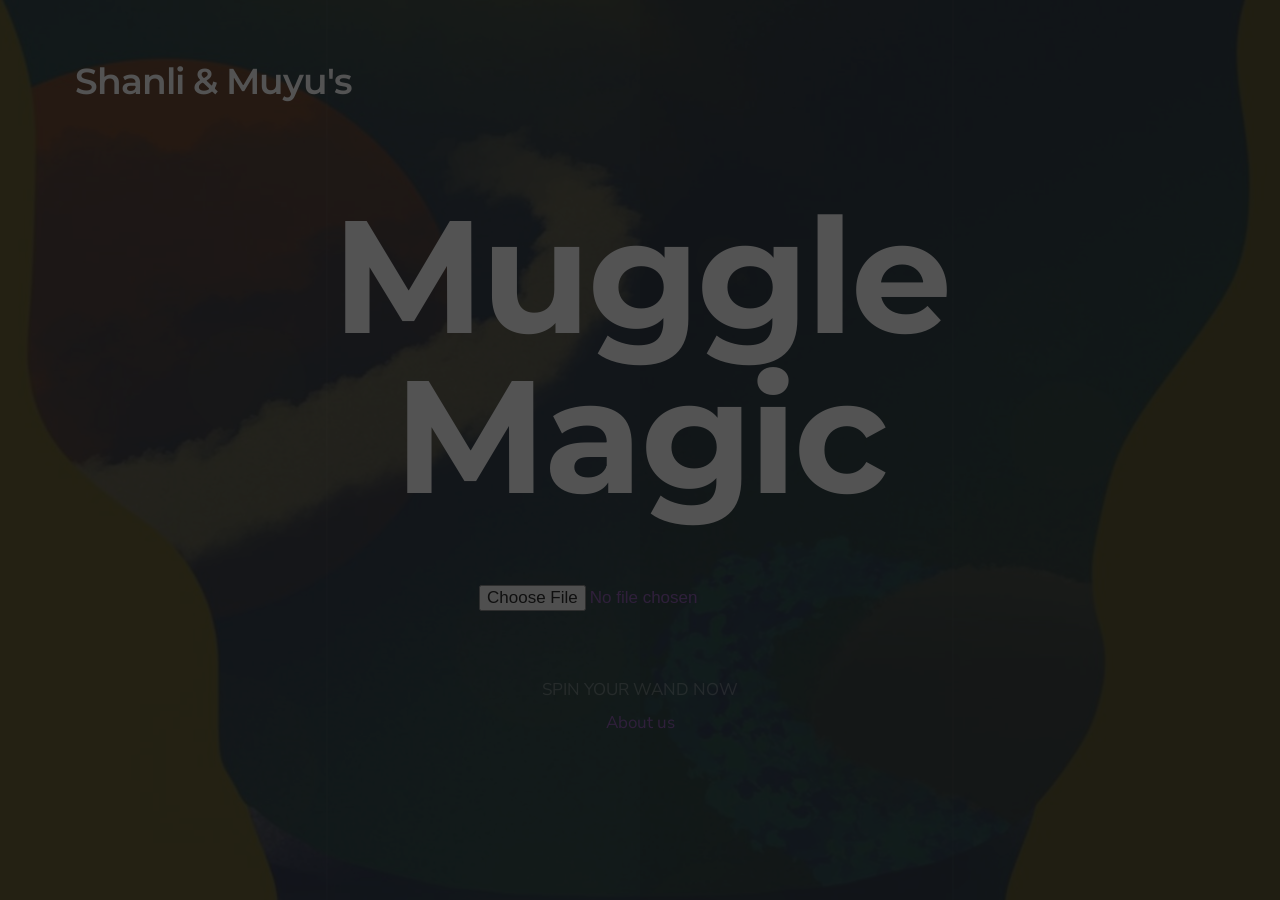
<file: template/index.html>
<!DOCTYPE html>
<html class="no-js" lang="en">
<head>

    <!--- title
    ================================================== -->
    <meta charset="utf-8">
    <title>Muggle Magic</title>

    <!-- mobile specific metas
    ================================================== -->
    <meta name="viewport" content="width=device-width, initial-scale=1">

    <!-- CSS
    ================================================== -->
    <link rel="stylesheet" href="css/base.css">
    <link rel="stylesheet" href="css/vendor.css">
    <link rel="stylesheet" href="css/main.css">

    <!-- script
    ================================================== -->
    <script src="js/modernizr.js"></script>

    <!-- favicons
    ================================================== -->
    <link rel="shortcut icon" href="favicon.ico" type="image/x-icon">
    <link rel="icon" href="favicon.ico" type="image/x-icon">

</head>


<body id="top">
    
    <!-- preloader
    ================================================== -->
    <div id="preloader">
        <div id="loader" class="dots-jump">
            <div></div>
            <div></div>
            <div></div>
        </div>
    </div>

    <!-- header
    ================================================== -->
    <header class="s-header">

        <div class="header-logo">
            <a class="site-logo" href="index.html">
                <h1>
                    Shanli & Muyu's
                </h1>
            </a>
        </div> <!-- end header-logo -->

    </header> <!-- end s-header -->


    <!-- home
    ================================================== -->
    <section id="home" class="s-home page-hero target-section" data-parallax="scroll" data-image-src="images/99.jpg" data-natural-width=3000 data-natural-height=2000 data-position-y=center>

        <div class="grid-overlay">
            <div></div>
        </div>

        <div class="home-content">

            <div class="row home-content__main">

                <h1>
                Muggle Magic
                </h1>
            </br> 
        </br> 
                <body>
                    <form method="POST" enctype="multipart/form-data">
                        <a>
                            <input type="file" id="fileUp">
                        </a>
                    </from>

                </br> </br>   

                        <span class="video-text">SPIN YOUR WAND NOW</span>
                    
                </br>
                    <a href="about.html">About us</a>
                </div>


            </div> <!-- end home-content__main -->

        </div> <!-- end home-content -->

    </section> <!-- end s-home -->


    <!-- Java Script
    ================================================== -->
    <script src="js/jquery-3.2.1.min.js"></script>
    <script src="js/plugins.js"></script>
    <script src="js/main.js"></script>

</body>
</file>
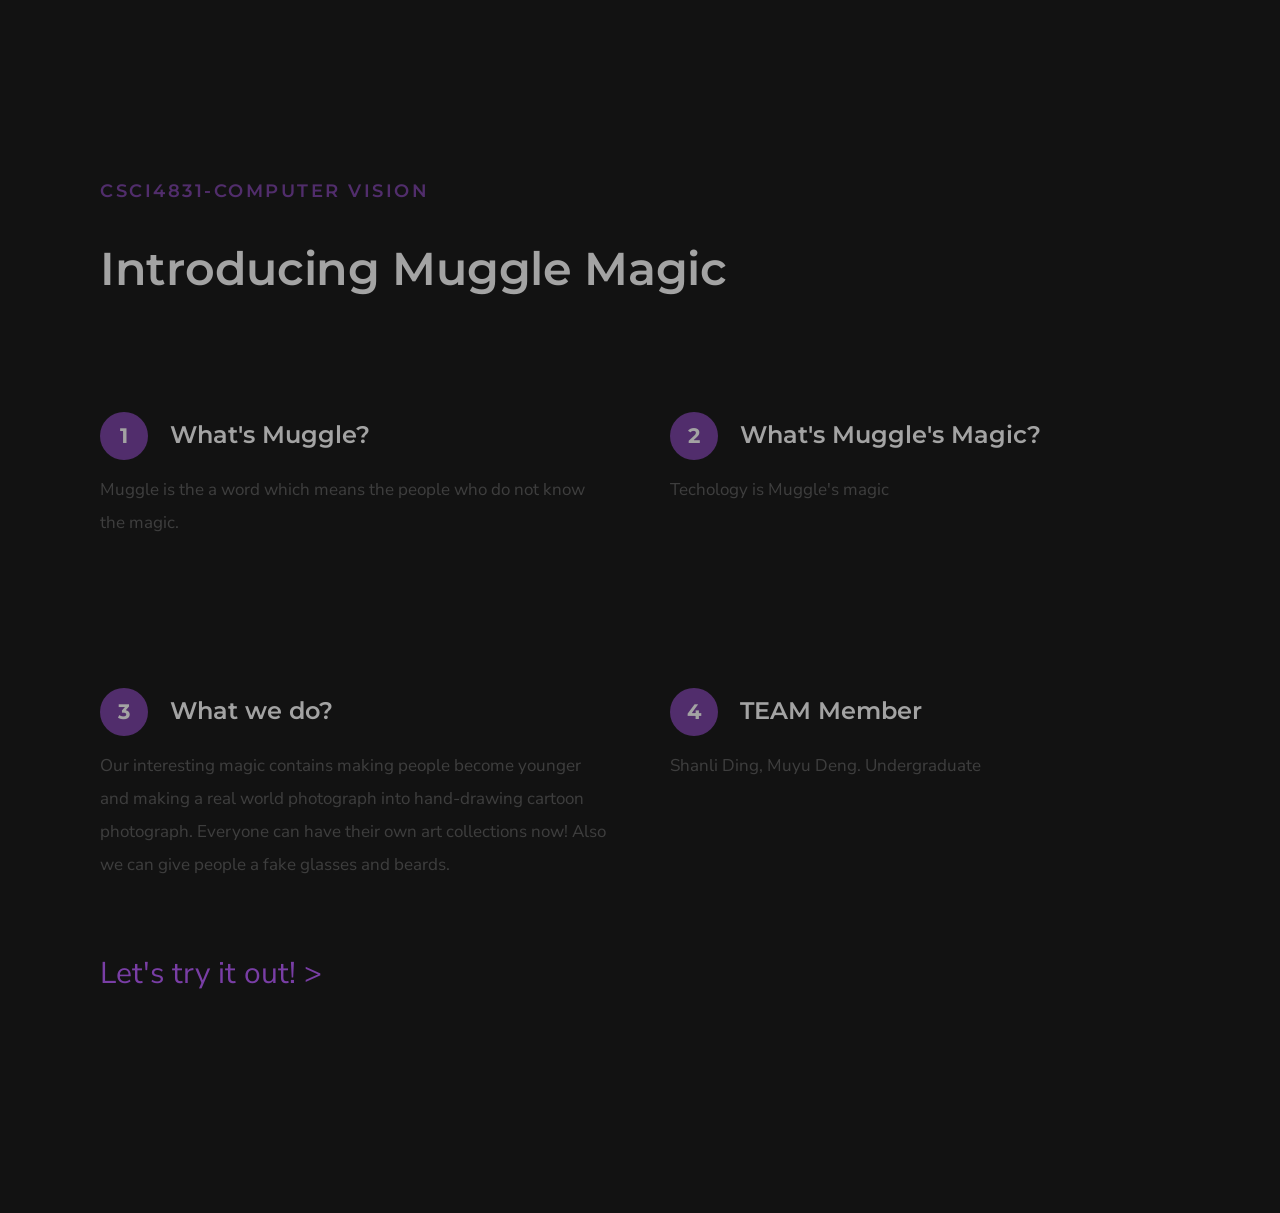
<file: template/about.html>
<!DOCTYPE html>
<html class="no-js" lang="en">
<head>

    <!--- Title
    ================================================== -->
    <meta charset="utf-8">
    <title>About</title>

    <!-- mobile specific metas
    ================================================== -->
    <meta name="viewport" content="width=device-width, initial-scale=1">

    <!-- CSS
    ================================================== -->
    <link rel="stylesheet" href="css/base.css">
    <link rel="stylesheet" href="css/vendor.css">
    <link rel="stylesheet" href="css/main.css">

    <!-- script
    ================================================== -->
    <script src="js/modernizr.js"></script>

    <!-- favicons
    ================================================== -->
    <link rel="shortcut icon" href="favicon.ico" type="image/x-icon">
    <link rel="icon" href="favicon.ico" type="image/x-icon">

</head>


<body id="top">
    
    <!-- preloader
    ================================================== -->
    <div id="preloader">
        <div id="loader" class="dots-jump">
            <div></div>
            <div></div>
            <div></div>
        </div>
    </div>

  
    <!-- about
    ================================================== -->
    <section id="about" class="s-about target-section">

        <div class="row section-header bit-narrow" data-aos="fade-up">
            <div class="col-full">
                <h3 class="subhead">CSCI4831-COMPUTER VISION</h3>
                <h1 class="display-1">
                Introducing Muggle Magic
                </h1>
            </div>
        </div> <!-- end section-header -->

        <div class="row bit-narrow">
                
            <div class="about-process process block-1-2 block-tab-full">

                <div class="col-block item-process" data-aos="fade-up">
                    <div class="item-process__text">
                        <h4 class="item-title">What's Muggle?</h4>
                        <p>
                        Muggle is the a word which means the people who do not know the magic.
                        </p>
                    </div>
                </div>
                <div class="col-block item-process" data-aos="fade-up">
                    <div class="item-process__text">
                        <h4 class="item-title">What's Muggle's Magic?</h4>
                        <p>
                        Techology is Muggle's magic
                        </p>
                    </div>
                </div>
                <div class="col-block item-process" data-aos="fade-up">
                    <div class="item-process__text">
                        <h4 class="item-title">What we do?</h4>
                        <p>
                        Our interesting magic contains making people become younger and making a real world photograph into hand-drawing cartoon photograph. Everyone can have their own art collections now! Also we can give people a fake glasses and beards. 
                        </p>
                        </br>
                        <a href="index.html" style="font-size: 30px">Let's try it out! >  </a>
                    </div>
                </div>
                <div class="col-block item-process" data-aos="fade-up">
                    <div class="item-process__text">
                        <h4 class="item-title">TEAM Member</h4>
                        <p>
                        Shanli Ding, Muyu Deng. Undergraduate
                        </p>
                    </div>
                </div>

            </div> <!-- end process -->

        </div> <!-- end row -->

    </section> <!-- end s-about -->





    </div> <!-- end photoSwipe background -->


    <!-- Java Script
    ================================================== -->
    <script src="js/jquery-3.2.1.min.js"></script>
    <script src="js/plugins.js"></script>
    <script src="js/main.js"></script>

</body>
</file>
<file: template/css/base.css>
/* ===================================================================
 * # imports 
 *
 * ------------------------------------------------------------------- */
@import url("https://fonts.googleapis.com/css?family=Montserrat:400,500,600,700|Nunito+Sans:300,400,400i,600,600i,700,700i");
@import url("micons/micons.css");
@import url("font-awesome/css/fontawesome-all.css");


/* ===================================================================
 * # normalize
 * normalize.css v5.0.0 | MIT License |
 * github.com/necolas/normalize.css
 *
 * ------------------------------------------------------------------- */
html {
  font-family: sans-serif;
  line-height: 1.15;
  -ms-text-size-adjust: 100%;
  -webkit-text-size-adjust: 100%;
}

body {
  margin: 0;
}

article,
aside,
footer,
header,
nav,
section {
  display: block;
}

h1 {
  font-size: 2em;
  margin: 0.67em 0;
}

figcaption,
figure,
main {
  display: block;
}

figure {
  margin: 1em 40px;
}

hr {
  box-sizing: content-box;
  height: 0;
  overflow: visible;
}

pre {
  font-family: monospace, monospace;
  font-size: 1em;
}

a {
  background-color: transparent;
  -webkit-text-decoration-skip: objects;
}

a:active,
a:hover {
  outline-width: 0;
}

abbr[title] {
  border-bottom: none;
  text-decoration: underline;
  text-decoration: underline dotted;
}

b,
strong {
  font-weight: inherit;
}

b,
strong {
  font-weight: bolder;
}

code,
kbd,
samp {
  font-family: monospace, monospace;
  font-size: 1em;
}

dfn {
  font-style: italic;
}

mark {
  background-color: #ff0;
  color: #000;
}

small {
  font-size: 80%;
}

sub,
sup {
  font-size: 75%;
  line-height: 0;
  position: relative;
  vertical-align: baseline;
}

sub {
  bottom: -0.25em;
}

sup {
  top: -0.5em;
}

audio,
video {
  display: inline-block;
}

audio:not([controls]) {
  display: none;
  height: 0;
}

img {
  border-style: none;
}

svg:not(:root) {
  overflow: hidden;
}

button,
input,
optgroup,
select,
textarea {
  font-family: sans-serif;
  font-size: 100%;
  line-height: 1.15;
  margin: 0;
}

button,
input {
  overflow: visible;
}

button,
select {
  text-transform: none;
}

button,
html [type="button"],
[type="reset"],
[type="submit"] {
  -webkit-appearance: button;
}

button::-moz-focus-inner,
[type="button"]::-moz-focus-inner,
[type="reset"]::-moz-focus-inner,
[type="submit"]::-moz-focus-inner {
  border-style: none;
  padding: 0;
}

button:-moz-focusring,
[type="button"]:-moz-focusring,
[type="reset"]:-moz-focusring,
[type="submit"]:-moz-focusring {
  outline: 1px dotted ButtonText;
}

fieldset {
  border: 1px solid #c0c0c0;
  margin: 0 2px;
  padding: 0.35em 0.625em 0.75em;
}

legend {
  box-sizing: border-box;
  color: inherit;
  display: table;
  max-width: 100%;
  padding: 0;
  white-space: normal;
}

progress {
  display: inline-block;
  vertical-align: baseline;
}

textarea {
  overflow: auto;
}

[type="checkbox"],
[type="radio"] {
  box-sizing: border-box;
  padding: 0;
}

[type="number"]::-webkit-inner-spin-button,
[type="number"]::-webkit-outer-spin-button {
  height: auto;
}

[type="search"] {
  -webkit-appearance: textfield;
  outline-offset: -2px;
}

[type="search"]::-webkit-search-cancel-button,
[type="search"]::-webkit-search-decoration {
  -webkit-appearance: none;
}

::-webkit-file-upload-button {
  -webkit-appearance: button;
  font: inherit;
}

details,
menu {
  display: block;
}

summary {
  display: list-item;
}

canvas {
  display: inline-block;
}

template {
  display: none;
}

[hidden] {
  display: none;
}


/* ===================================================================
 * # basic/base setup styles
 *
 * ------------------------------------------------------------------- */
html {
  font-size: 62.5%;
  box-sizing: border-box;
}

*,
*::before,
*::after {
  box-sizing: inherit;
}

body {
  font-weight: normal;
  line-height: 1;
  word-wrap: break-word;
  text-rendering: optimizeLegibility;
  -webkit-overflow-scrolling: touch;
  -webkit-text-size-adjust: none;
}

body,
input,
button {
  -moz-osx-font-smoothing: grayscale;
  -webkit-font-smoothing: antialiased;
}

/* ------------------------------------------------------------------- 
 * ## Media
 * ------------------------------------------------------------------- */
img,
video {
  max-width: 100%;
  height: auto;
}

/* ------------------------------------------------------------------- 
 * ## Typography resets 
 * ------------------------------------------------------------------- */
div, dl, dt, dd, ul, ol, li, h1, h2, h3, h4, h5, h6, pre, form, p, blockquote, th, td {
  margin: 0;
  padding: 0;
}

h1, h2, h3, h4, h5, h6 {
  -webkit-font-smoothing: auto;
  -webkit-font-smoothing: antialiased;
  -webkit-font-variant-ligatures: common-ligatures;
  -moz-font-variant-ligatures: common-ligatures;
  font-variant-ligatures: common-ligatures;
  text-rendering: optimizeLegibility;
}

em,
i {
  font-style: italic;
  line-height: inherit;
}

strong,
b {
  font-weight: bold;
  line-height: inherit;
}

small {
  font-size: 60%;
  line-height: inherit;
}

ol,
ul {
  list-style: none;
}

li {
  display: block;
}

/* ------------------------------------------------------------------- 
 * ## links
 * ------------------------------------------------------------------- */
a {
  text-decoration: none;
  line-height: inherit;
}

a img {
  border: none;
}

/* ------------------------------------------------------------------- 
 * ## inputs
 * ------------------------------------------------------------------- */
fieldset {
  margin: 0;
  padding: 0;
}

input[type="email"],
input[type="number"],
input[type="search"],
input[type="text"],
input[type="tel"],
input[type="url"],
input[type="password"],
textarea {
  -webkit-appearance: none;
  -moz-appearance: none;
  -ms-appearance: none;
  -o-appearance: none;
  appearance: none;
}


/* ===================================================================
 * # grid
 *
 * ------------------------------------------------------------------- */
.row {
  width: 89%;
  max-width: 1200px;
  margin: 0 auto;
}

.row:after {
  content: "";
  display: table;
  clear: both;
}

.row .row {
  width: auto;
  max-width: none;
  margin-left: -20px;
  margin-right: -20px;
}

/* column blocks
 * -------------------------------------- */
[class*="col-"] {
  float: left;
  padding: 0 20px;
}

[class*="col-"] + [class*="col-"].end {
  float: right;
}

.collapse > [class*="col-"],
[class*="col-"].collapse {
  padding: 0;
}

/* column width classes 
 * -------------------------------------- */
.col-one {
  width: 8.33333%;
}

.col-two,
.col-1-6 {
  width: 16.66667%;
}

.col-three,
.col-1-4 {
  width: 25%;
}

.col-four,
.col-1-3 {
  width: 33.33333%;
}

.col-five {
  width: 41.66667%;
}

.col-six,
.col-1-2 {
  width: 50%;
}

.col-seven {
  width: 58.33333%;
}

.col-eight,
.col-2-3 {
  width: 66.66667%;
}

.col-nine,
.col-3-4 {
  width: 75%;
}

.col-ten,
.col-5-6 {
  width: 83.33333%;
}

.col-eleven {
  width: 91.66667%;
}

.col-twelve,
.col-full {
  width: 100%;
}

/* ------------------------------------------------------------------- 
 * ## medium size devices
 * ------------------------------------------------------------------- */
@media only screen and (max-width:1200px) {
  .row .row {
    margin-left: -15px;
    margin-right: -15px;
  }

  [class*="col-"] {
    padding: 0 15px;
  }

  .md-two,
  .md-1-6 {
    width: 16.66667%;
  }

  .md-one {
    width: 8.33333%;
  }

  .md-three,
  .md-1-4 {
    width: 25%;
  }

  .md-four,
  .md-1-3 {
    width: 33.33333%;
  }

  .md-five {
    width: 41.66667%;
  }

  .md-six,
  .md-1-2 {
    width: 50%;
  }

  .md-seven {
    width: 58.33333%;
  }

  .md-eight,
  .md-2-3 {
    width: 66.66667%;
  }

  .md-nine,
  .md-3-4 {
    width: 75%;
  }

  .md-ten,
  .md-5-6 {
    width: 83.33333%;
  }

  .md-eleven {
    width: 91.66667%;
  }

  .md-twelve,
  .md-full {
    width: 100%;
  }

}

/* ------------------------------------------------------------------- 
 * ## tablets
 * ------------------------------------------------------------------- */
@media only screen and (max-width:800px) {
  .row {
    width: 90%;
  }

  .tab-1-4 {
    width: 25%;
  }

  .tab-1-3 {
    width: 33.33333%;
  }

  .tab-1-2 {
    width: 50%;
  }

  .tab-2-3 {
    width: 66.66667%;
  }

  .tab-3-4 {
    width: 75%;
  }

  .tab-full {
    width: 100%;
  }

  .hide-on-tablet {
    display: none;
  }

}

/* ------------------------------------------------------------------- 
 * ## mobile devices
 * ------------------------------------------------------------------- */
@media only screen and (max-width:600px) {
  .row {
    width: auto;
    padding-left: 25px;
    padding-right: 25px;
  }

  .row .row {
    margin-left: -10px;
    margin-right: -10px;
    padding-left: 0;
    padding-right: 0;
  }

  [class*="col-"] {
    padding: 0 10px;
  }

  .mob-1-4 {
    width: 25%;
  }

  .mob-1-3 {
    width: 33.33333%;
  }

  .mob-1-2 {
    width: 50%;
  }

  .mob-2-3 {
    width: 66.66667%;
  }

  .mob-3-4 {
    width: 75%;
  }

  .mob-full {
    width: 100%;
  }

  .hide-on-mobile {
    display: none;
  }

}

/* ------------------------------------------------------------------- 
 * ## small mobile devices
 * ------------------------------------------------------------------- */

/* stack columns on small mobile devices
 * ------------------------------------------------------------------- */
@media only screen and (max-width:400px) {
  .row .row {
    margin-left: 0;
    margin-right: 0;
  }

  [class*="col-"]:not(.col-block) {
    width: 100% !important;
    float: none !important;
    clear: both !important;
    margin-left: 0;
    margin-right: 0;
    padding: 0;
  }

  [class*="col-"] + [class*="col-"].end {
    float: none;
  }

  .stack .col-block {
    width: 100% !important;
    float: none !important;
    clear: both !important;
    margin-left: 0;
    margin-right: 0;
  }

}


/* ===================================================================
 * # block grids
 * ------------------------------------------------------------------- */

/*   Equally-sized columns define at row level
 * ------------------------------------------------------------------- */
[class*="block-"]:after {
  content: "";
  display: table;
  clear: both;
}

.block-1-6 .col-block {
  width: 16.66667%;
}

.block-1-5 .col-block {
  width: 20%;
}

.block-1-4 .col-block {
  width: 25%;
}

.block-1-3 .col-block {
  width: 33.33333%;
}

.block-1-2 .col-block {
  width: 50%;
}

/**
 * Clearing for block grid columns. Allow columns with 
 * different heights to align properly.
 */
.block-1-6 .col-block:nth-child(6n+1),
.block-1-5 .col-block:nth-child(5n+1),
.block-1-4 .col-block:nth-child(4n+1),
.block-1-3 .col-block:nth-child(3n+1),
.block-1-2 .col-block:nth-child(2n+1) {
  clear: both;
}

/* ------------------------------------------------------------------- 
 * ## medium size devices
 * ------------------------------------------------------------------- */
@media only screen and (max-width:1200px) {
  .block-m-1-6 .col-block {
    width: 16.66667%;
  }

  .block-m-1-5 .col-block {
    width: 20%;
  }

  .block-m-1-4 .col-block {
    width: 25%;
  }

  .block-m-1-3 .col-block {
    width: 33.33333%;
  }

  .block-m-1-2 .col-block {
    width: 50%;
  }

  .block-m-full .col-block {
    width: 100%;
    clear: both;
  }

  [class*="block-m-"] .col-block:nth-child(n) {
    clear: none;
  }

  .block-m-1-6 .col-block:nth-child(6n+1),
  .block-m-1-5 .col-block:nth-child(5n+1),
  .block-m-1-4 .col-block:nth-child(4n+1),
  .block-m-1-3 .col-block:nth-child(3n+1),
  .block-m-1-2 .col-block:nth-child(2n+1) {
    clear: both;
  }

}

/* ------------------------------------------------------------------- 
 * ## tablets
 * ------------------------------------------------------------------- */
@media only screen and (max-width:800px) {
  .block-tab-1-6 .col-block {
    width: 16.66667%;
  }

  .block-tab-1-5 .col-block {
    width: 20%;
  }

  .block-tab-1-4 .col-block {
    width: 25%;
  }

  .block-tab-1-3 .col-block {
    width: 33.33333%;
  }

  .block-tab-1-2 .col-block {
    width: 50%;
  }

  .block-tab-full .col-block {
    width: 100%;
    clear: both;
  }

  [class*="block-tab-"] .col-block:nth-child(n) {
    clear: none;
  }

  .block-tab-1-6 .col-block:nth-child(6n+1),
  .block-tab-1-5 .col-block:nth-child(5n+1),
  .block-tab-1-4 .col-block:nth-child(4n+1),
  .block-tab-1-3 .col-block:nth-child(3n+1),
  .block-tab-1-2 .col-block:nth-child(2n+1) {
    clear: both;
  }

}

/* ------------------------------------------------------------------- 
 * ## mobile devices
 * ------------------------------------------------------------------- */
@media only screen and (max-width:600px) {
  .block-mob-1-6 .col-block {
    width: 16.66667%;
  }

  .block-mob-1-5 .col-block {
    width: 20%;
  }

  .block-mob-1-4 .col-block {
    width: 25%;
  }

  .block-mob-1-3 .col-block {
    width: 33.33333%;
  }

  .block-mob-1-2 .col-block {
    width: 50%;
  }

  .block-mob-full .col-block {
    width: 100%;
    clear: both;
  }

  [class*="block-mob-"] .col-block:nth-child(n) {
    clear: none;
  }

  .block-mob-1-6 .col-block:nth-child(6n+1),
  .block-mob-1-5 .col-block:nth-child(5n+1),
  .block-mob-1-4 .col-block:nth-child(4n+1),
  .block-mob-1-3 .col-block:nth-child(3n+1),
  .block-mob-1-2 .col-block:nth-child(2n+1) {
    clear: both;
  }

}


/* ===================================================================
 * # MISC
 *
 * ------------------------------------------------------------------- */
.group:after {
  content: "";
  display: table;
  clear: both;
}

/* Misc Helper Styles
 * -------------------------------------- */
.is-hidden {
  display: none;
}

.is-invisible {
  visibility: hidden;
}

.antialiased {
  -webkit-font-smoothing: antialiased;
  -moz-osx-font-smoothing: grayscale;
}

.overflow-hidden {
  overflow: hidden;
}

.remove-bottom {
  margin-bottom: 0;
}

.half-bottom {
  margin-bottom: 1.5rem !important;
}

.add-bottom {
  margin-bottom: 3rem !important;
}

.no-border {
  border: none;
}

.full-width {
  width: 100%;
}

.text-center {
  text-align: center;
}

.text-left {
  text-align: left;
}

.text-right {
  text-align: right;
}

.pull-left {
  float: left;
}

.pull-right {
  float: right;
}

.align-center {
  margin-left: auto;
  margin-right: auto;
  text-align: center;
}

/*# sourceMappingURL=base.css.map */
</file>
<file: template/css/vendor.css>
/* =================================================================== 
 *
 *  Sublime v1.0 Vendor/Third Party CSS 
 *  06-10-2018
 *  ------------------------------------------------------------------
 *
 *  TOC:
 *  # animate on scroll
 *  # slick slider
 *  # lity
 *  # PhotoSwipe main CSS
 *  # PhotoSwipe Skin
 *
 * =================================================================== */


/* ===================================================================
 * # animate on scroll 
 * https://michalsnik.github.io/aos/
 * ------------------------------------------------------------------- */
[data-aos][data-aos][data-aos-duration='50'],
body[data-aos-duration='50'] [data-aos] {
  transition-duration: 50ms;
}

[data-aos][data-aos][data-aos-delay='50'],
body[data-aos-delay='50'] [data-aos] {
  transition-delay: 0;
}

[data-aos][data-aos][data-aos-delay='50'].aos-animate,
body[data-aos-delay='50'] [data-aos].aos-animate {
  transition-delay: 50ms;
}

[data-aos][data-aos][data-aos-duration='100'],
body[data-aos-duration='100'] [data-aos] {
  transition-duration: .1s;
}

[data-aos][data-aos][data-aos-delay='100'],
body[data-aos-delay='100'] [data-aos] {
  transition-delay: 0;
}

[data-aos][data-aos][data-aos-delay='100'].aos-animate,
body[data-aos-delay='100'] [data-aos].aos-animate {
  transition-delay: .1s;
}

[data-aos][data-aos][data-aos-duration='150'],
body[data-aos-duration='150'] [data-aos] {
  transition-duration: .15s;
}

[data-aos][data-aos][data-aos-delay='150'],
body[data-aos-delay='150'] [data-aos] {
  transition-delay: 0;
}

[data-aos][data-aos][data-aos-delay='150'].aos-animate,
body[data-aos-delay='150'] [data-aos].aos-animate {
  transition-delay: .15s;
}

[data-aos][data-aos][data-aos-duration='200'],
body[data-aos-duration='200'] [data-aos] {
  transition-duration: .2s;
}

[data-aos][data-aos][data-aos-delay='200'],
body[data-aos-delay='200'] [data-aos] {
  transition-delay: 0;
}

[data-aos][data-aos][data-aos-delay='200'].aos-animate,
body[data-aos-delay='200'] [data-aos].aos-animate {
  transition-delay: .2s;
}

[data-aos][data-aos][data-aos-duration='250'],
body[data-aos-duration='250'] [data-aos] {
  transition-duration: .25s;
}

[data-aos][data-aos][data-aos-delay='250'],
body[data-aos-delay='250'] [data-aos] {
  transition-delay: 0;
}

[data-aos][data-aos][data-aos-delay='250'].aos-animate,
body[data-aos-delay='250'] [data-aos].aos-animate {
  transition-delay: .25s;
}

[data-aos][data-aos][data-aos-duration='300'],
body[data-aos-duration='300'] [data-aos] {
  transition-duration: .3s;
}

[data-aos][data-aos][data-aos-delay='300'],
body[data-aos-delay='300'] [data-aos] {
  transition-delay: 0;
}

[data-aos][data-aos][data-aos-delay='300'].aos-animate,
body[data-aos-delay='300'] [data-aos].aos-animate {
  transition-delay: .3s;
}

[data-aos][data-aos][data-aos-duration='350'],
body[data-aos-duration='350'] [data-aos] {
  transition-duration: .35s;
}

[data-aos][data-aos][data-aos-delay='350'],
body[data-aos-delay='350'] [data-aos] {
  transition-delay: 0;
}

[data-aos][data-aos][data-aos-delay='350'].aos-animate,
body[data-aos-delay='350'] [data-aos].aos-animate {
  transition-delay: .35s;
}

[data-aos][data-aos][data-aos-duration='400'],
body[data-aos-duration='400'] [data-aos] {
  transition-duration: .4s;
}

[data-aos][data-aos][data-aos-delay='400'],
body[data-aos-delay='400'] [data-aos] {
  transition-delay: 0;
}

[data-aos][data-aos][data-aos-delay='400'].aos-animate,
body[data-aos-delay='400'] [data-aos].aos-animate {
  transition-delay: .4s;
}

[data-aos][data-aos][data-aos-duration='450'],
body[data-aos-duration='450'] [data-aos] {
  transition-duration: .45s;
}

[data-aos][data-aos][data-aos-delay='450'],
body[data-aos-delay='450'] [data-aos] {
  transition-delay: 0;
}

[data-aos][data-aos][data-aos-delay='450'].aos-animate,
body[data-aos-delay='450'] [data-aos].aos-animate {
  transition-delay: .45s;
}

[data-aos][data-aos][data-aos-duration='500'],
body[data-aos-duration='500'] [data-aos] {
  transition-duration: .5s;
}

[data-aos][data-aos][data-aos-delay='500'],
body[data-aos-delay='500'] [data-aos] {
  transition-delay: 0;
}

[data-aos][data-aos][data-aos-delay='500'].aos-animate,
body[data-aos-delay='500'] [data-aos].aos-animate {
  transition-delay: .5s;
}

[data-aos][data-aos][data-aos-duration='550'],
body[data-aos-duration='550'] [data-aos] {
  transition-duration: .55s;
}

[data-aos][data-aos][data-aos-delay='550'],
body[data-aos-delay='550'] [data-aos] {
  transition-delay: 0;
}

[data-aos][data-aos][data-aos-delay='550'].aos-animate,
body[data-aos-delay='550'] [data-aos].aos-animate {
  transition-delay: .55s;
}

[data-aos][data-aos][data-aos-duration='600'],
body[data-aos-duration='600'] [data-aos] {
  transition-duration: .6s;
}

[data-aos][data-aos][data-aos-delay='600'],
body[data-aos-delay='600'] [data-aos] {
  transition-delay: 0;
}

[data-aos][data-aos][data-aos-delay='600'].aos-animate,
body[data-aos-delay='600'] [data-aos].aos-animate {
  transition-delay: .6s;
}

[data-aos][data-aos][data-aos-duration='650'],
body[data-aos-duration='650'] [data-aos] {
  transition-duration: .65s;
}

[data-aos][data-aos][data-aos-delay='650'],
body[data-aos-delay='650'] [data-aos] {
  transition-delay: 0;
}

[data-aos][data-aos][data-aos-delay='650'].aos-animate,
body[data-aos-delay='650'] [data-aos].aos-animate {
  transition-delay: .65s;
}

[data-aos][data-aos][data-aos-duration='700'],
body[data-aos-duration='700'] [data-aos] {
  transition-duration: .7s;
}

[data-aos][data-aos][data-aos-delay='700'],
body[data-aos-delay='700'] [data-aos] {
  transition-delay: 0;
}

[data-aos][data-aos][data-aos-delay='700'].aos-animate,
body[data-aos-delay='700'] [data-aos].aos-animate {
  transition-delay: .7s;
}

[data-aos][data-aos][data-aos-duration='750'],
body[data-aos-duration='750'] [data-aos] {
  transition-duration: .75s;
}

[data-aos][data-aos][data-aos-delay='750'],
body[data-aos-delay='750'] [data-aos] {
  transition-delay: 0;
}

[data-aos][data-aos][data-aos-delay='750'].aos-animate,
body[data-aos-delay='750'] [data-aos].aos-animate {
  transition-delay: .75s;
}

[data-aos][data-aos][data-aos-duration='800'],
body[data-aos-duration='800'] [data-aos] {
  transition-duration: .8s;
}

[data-aos][data-aos][data-aos-delay='800'],
body[data-aos-delay='800'] [data-aos] {
  transition-delay: 0;
}

[data-aos][data-aos][data-aos-delay='800'].aos-animate,
body[data-aos-delay='800'] [data-aos].aos-animate {
  transition-delay: .8s;
}

[data-aos][data-aos][data-aos-duration='850'],
body[data-aos-duration='850'] [data-aos] {
  transition-duration: .85s;
}

[data-aos][data-aos][data-aos-delay='850'],
body[data-aos-delay='850'] [data-aos] {
  transition-delay: 0;
}

[data-aos][data-aos][data-aos-delay='850'].aos-animate,
body[data-aos-delay='850'] [data-aos].aos-animate {
  transition-delay: .85s;
}

[data-aos][data-aos][data-aos-duration='900'],
body[data-aos-duration='900'] [data-aos] {
  transition-duration: .9s;
}

[data-aos][data-aos][data-aos-delay='900'],
body[data-aos-delay='900'] [data-aos] {
  transition-delay: 0;
}

[data-aos][data-aos][data-aos-delay='900'].aos-animate,
body[data-aos-delay='900'] [data-aos].aos-animate {
  transition-delay: .9s;
}

[data-aos][data-aos][data-aos-duration='950'],
body[data-aos-duration='950'] [data-aos] {
  transition-duration: .95s;
}

[data-aos][data-aos][data-aos-delay='950'],
body[data-aos-delay='950'] [data-aos] {
  transition-delay: 0;
}

[data-aos][data-aos][data-aos-delay='950'].aos-animate,
body[data-aos-delay='950'] [data-aos].aos-animate {
  transition-delay: .95s;
}

[data-aos][data-aos][data-aos-duration='1000'],
body[data-aos-duration='1000'] [data-aos] {
  transition-duration: 1s;
}

[data-aos][data-aos][data-aos-delay='1000'],
body[data-aos-delay='1000'] [data-aos] {
  transition-delay: 0;
}

[data-aos][data-aos][data-aos-delay='1000'].aos-animate,
body[data-aos-delay='1000'] [data-aos].aos-animate {
  transition-delay: 1s;
}

[data-aos][data-aos][data-aos-duration='1050'],
body[data-aos-duration='1050'] [data-aos] {
  transition-duration: 1.05s;
}

[data-aos][data-aos][data-aos-delay='1050'],
body[data-aos-delay='1050'] [data-aos] {
  transition-delay: 0;
}

[data-aos][data-aos][data-aos-delay='1050'].aos-animate,
body[data-aos-delay='1050'] [data-aos].aos-animate {
  transition-delay: 1.05s;
}

[data-aos][data-aos][data-aos-duration='1100'],
body[data-aos-duration='1100'] [data-aos] {
  transition-duration: 1.1s;
}

[data-aos][data-aos][data-aos-delay='1100'],
body[data-aos-delay='1100'] [data-aos] {
  transition-delay: 0;
}

[data-aos][data-aos][data-aos-delay='1100'].aos-animate,
body[data-aos-delay='1100'] [data-aos].aos-animate {
  transition-delay: 1.1s;
}

[data-aos][data-aos][data-aos-duration='1150'],
body[data-aos-duration='1150'] [data-aos] {
  transition-duration: 1.15s;
}

[data-aos][data-aos][data-aos-delay='1150'],
body[data-aos-delay='1150'] [data-aos] {
  transition-delay: 0;
}

[data-aos][data-aos][data-aos-delay='1150'].aos-animate,
body[data-aos-delay='1150'] [data-aos].aos-animate {
  transition-delay: 1.15s;
}

[data-aos][data-aos][data-aos-duration='1200'],
body[data-aos-duration='1200'] [data-aos] {
  transition-duration: 1.2s;
}

[data-aos][data-aos][data-aos-delay='1200'],
body[data-aos-delay='1200'] [data-aos] {
  transition-delay: 0;
}

[data-aos][data-aos][data-aos-delay='1200'].aos-animate,
body[data-aos-delay='1200'] [data-aos].aos-animate {
  transition-delay: 1.2s;
}

[data-aos][data-aos][data-aos-duration='1250'],
body[data-aos-duration='1250'] [data-aos] {
  transition-duration: 1.25s;
}

[data-aos][data-aos][data-aos-delay='1250'],
body[data-aos-delay='1250'] [data-aos] {
  transition-delay: 0;
}

[data-aos][data-aos][data-aos-delay='1250'].aos-animate,
body[data-aos-delay='1250'] [data-aos].aos-animate {
  transition-delay: 1.25s;
}

[data-aos][data-aos][data-aos-duration='1300'],
body[data-aos-duration='1300'] [data-aos] {
  transition-duration: 1.3s;
}

[data-aos][data-aos][data-aos-delay='1300'],
body[data-aos-delay='1300'] [data-aos] {
  transition-delay: 0;
}

[data-aos][data-aos][data-aos-delay='1300'].aos-animate,
body[data-aos-delay='1300'] [data-aos].aos-animate {
  transition-delay: 1.3s;
}

[data-aos][data-aos][data-aos-duration='1350'],
body[data-aos-duration='1350'] [data-aos] {
  transition-duration: 1.35s;
}

[data-aos][data-aos][data-aos-delay='1350'],
body[data-aos-delay='1350'] [data-aos] {
  transition-delay: 0;
}

[data-aos][data-aos][data-aos-delay='1350'].aos-animate,
body[data-aos-delay='1350'] [data-aos].aos-animate {
  transition-delay: 1.35s;
}

[data-aos][data-aos][data-aos-duration='1400'],
body[data-aos-duration='1400'] [data-aos] {
  transition-duration: 1.4s;
}

[data-aos][data-aos][data-aos-delay='1400'],
body[data-aos-delay='1400'] [data-aos] {
  transition-delay: 0;
}

[data-aos][data-aos][data-aos-delay='1400'].aos-animate,
body[data-aos-delay='1400'] [data-aos].aos-animate {
  transition-delay: 1.4s;
}

[data-aos][data-aos][data-aos-duration='1450'],
body[data-aos-duration='1450'] [data-aos] {
  transition-duration: 1.45s;
}

[data-aos][data-aos][data-aos-delay='1450'],
body[data-aos-delay='1450'] [data-aos] {
  transition-delay: 0;
}

[data-aos][data-aos][data-aos-delay='1450'].aos-animate,
body[data-aos-delay='1450'] [data-aos].aos-animate {
  transition-delay: 1.45s;
}

[data-aos][data-aos][data-aos-duration='1500'],
body[data-aos-duration='1500'] [data-aos] {
  transition-duration: 1.5s;
}

[data-aos][data-aos][data-aos-delay='1500'],
body[data-aos-delay='1500'] [data-aos] {
  transition-delay: 0;
}

[data-aos][data-aos][data-aos-delay='1500'].aos-animate,
body[data-aos-delay='1500'] [data-aos].aos-animate {
  transition-delay: 1.5s;
}

[data-aos][data-aos][data-aos-duration='1550'],
body[data-aos-duration='1550'] [data-aos] {
  transition-duration: 1.55s;
}

[data-aos][data-aos][data-aos-delay='1550'],
body[data-aos-delay='1550'] [data-aos] {
  transition-delay: 0;
}

[data-aos][data-aos][data-aos-delay='1550'].aos-animate,
body[data-aos-delay='1550'] [data-aos].aos-animate {
  transition-delay: 1.55s;
}

[data-aos][data-aos][data-aos-duration='1600'],
body[data-aos-duration='1600'] [data-aos] {
  transition-duration: 1.6s;
}

[data-aos][data-aos][data-aos-delay='1600'],
body[data-aos-delay='1600'] [data-aos] {
  transition-delay: 0;
}

[data-aos][data-aos][data-aos-delay='1600'].aos-animate,
body[data-aos-delay='1600'] [data-aos].aos-animate {
  transition-delay: 1.6s;
}

[data-aos][data-aos][data-aos-duration='1650'],
body[data-aos-duration='1650'] [data-aos] {
  transition-duration: 1.65s;
}

[data-aos][data-aos][data-aos-delay='1650'],
body[data-aos-delay='1650'] [data-aos] {
  transition-delay: 0;
}

[data-aos][data-aos][data-aos-delay='1650'].aos-animate,
body[data-aos-delay='1650'] [data-aos].aos-animate {
  transition-delay: 1.65s;
}

[data-aos][data-aos][data-aos-duration='1700'],
body[data-aos-duration='1700'] [data-aos] {
  transition-duration: 1.7s;
}

[data-aos][data-aos][data-aos-delay='1700'],
body[data-aos-delay='1700'] [data-aos] {
  transition-delay: 0;
}

[data-aos][data-aos][data-aos-delay='1700'].aos-animate,
body[data-aos-delay='1700'] [data-aos].aos-animate {
  transition-delay: 1.7s;
}

[data-aos][data-aos][data-aos-duration='1750'],
body[data-aos-duration='1750'] [data-aos] {
  transition-duration: 1.75s;
}

[data-aos][data-aos][data-aos-delay='1750'],
body[data-aos-delay='1750'] [data-aos] {
  transition-delay: 0;
}

[data-aos][data-aos][data-aos-delay='1750'].aos-animate,
body[data-aos-delay='1750'] [data-aos].aos-animate {
  transition-delay: 1.75s;
}

[data-aos][data-aos][data-aos-duration='1800'],
body[data-aos-duration='1800'] [data-aos] {
  transition-duration: 1.8s;
}

[data-aos][data-aos][data-aos-delay='1800'],
body[data-aos-delay='1800'] [data-aos] {
  transition-delay: 0;
}

[data-aos][data-aos][data-aos-delay='1800'].aos-animate,
body[data-aos-delay='1800'] [data-aos].aos-animate {
  transition-delay: 1.8s;
}

[data-aos][data-aos][data-aos-duration='1850'],
body[data-aos-duration='1850'] [data-aos] {
  transition-duration: 1.85s;
}

[data-aos][data-aos][data-aos-delay='1850'],
body[data-aos-delay='1850'] [data-aos] {
  transition-delay: 0;
}

[data-aos][data-aos][data-aos-delay='1850'].aos-animate,
body[data-aos-delay='1850'] [data-aos].aos-animate {
  transition-delay: 1.85s;
}

[data-aos][data-aos][data-aos-duration='1900'],
body[data-aos-duration='1900'] [data-aos] {
  transition-duration: 1.9s;
}

[data-aos][data-aos][data-aos-delay='1900'],
body[data-aos-delay='1900'] [data-aos] {
  transition-delay: 0;
}

[data-aos][data-aos][data-aos-delay='1900'].aos-animate,
body[data-aos-delay='1900'] [data-aos].aos-animate {
  transition-delay: 1.9s;
}

[data-aos][data-aos][data-aos-duration='1950'],
body[data-aos-duration='1950'] [data-aos] {
  transition-duration: 1.95s;
}

[data-aos][data-aos][data-aos-delay='1950'],
body[data-aos-delay='1950'] [data-aos] {
  transition-delay: 0;
}

[data-aos][data-aos][data-aos-delay='1950'].aos-animate,
body[data-aos-delay='1950'] [data-aos].aos-animate {
  transition-delay: 1.95s;
}

[data-aos][data-aos][data-aos-duration='2000'],
body[data-aos-duration='2000'] [data-aos] {
  transition-duration: 2s;
}

[data-aos][data-aos][data-aos-delay='2000'],
body[data-aos-delay='2000'] [data-aos] {
  transition-delay: 0;
}

[data-aos][data-aos][data-aos-delay='2000'].aos-animate,
body[data-aos-delay='2000'] [data-aos].aos-animate {
  transition-delay: 2s;
}

[data-aos][data-aos][data-aos-duration='2050'],
body[data-aos-duration='2050'] [data-aos] {
  transition-duration: 2.05s;
}

[data-aos][data-aos][data-aos-delay='2050'],
body[data-aos-delay='2050'] [data-aos] {
  transition-delay: 0;
}

[data-aos][data-aos][data-aos-delay='2050'].aos-animate,
body[data-aos-delay='2050'] [data-aos].aos-animate {
  transition-delay: 2.05s;
}

[data-aos][data-aos][data-aos-duration='2100'],
body[data-aos-duration='2100'] [data-aos] {
  transition-duration: 2.1s;
}

[data-aos][data-aos][data-aos-delay='2100'],
body[data-aos-delay='2100'] [data-aos] {
  transition-delay: 0;
}

[data-aos][data-aos][data-aos-delay='2100'].aos-animate,
body[data-aos-delay='2100'] [data-aos].aos-animate {
  transition-delay: 2.1s;
}

[data-aos][data-aos][data-aos-duration='2150'],
body[data-aos-duration='2150'] [data-aos] {
  transition-duration: 2.15s;
}

[data-aos][data-aos][data-aos-delay='2150'],
body[data-aos-delay='2150'] [data-aos] {
  transition-delay: 0;
}

[data-aos][data-aos][data-aos-delay='2150'].aos-animate,
body[data-aos-delay='2150'] [data-aos].aos-animate {
  transition-delay: 2.15s;
}

[data-aos][data-aos][data-aos-duration='2200'],
body[data-aos-duration='2200'] [data-aos] {
  transition-duration: 2.2s;
}

[data-aos][data-aos][data-aos-delay='2200'],
body[data-aos-delay='2200'] [data-aos] {
  transition-delay: 0;
}

[data-aos][data-aos][data-aos-delay='2200'].aos-animate,
body[data-aos-delay='2200'] [data-aos].aos-animate {
  transition-delay: 2.2s;
}

[data-aos][data-aos][data-aos-duration='2250'],
body[data-aos-duration='2250'] [data-aos] {
  transition-duration: 2.25s;
}

[data-aos][data-aos][data-aos-delay='2250'],
body[data-aos-delay='2250'] [data-aos] {
  transition-delay: 0;
}

[data-aos][data-aos][data-aos-delay='2250'].aos-animate,
body[data-aos-delay='2250'] [data-aos].aos-animate {
  transition-delay: 2.25s;
}

[data-aos][data-aos][data-aos-duration='2300'],
body[data-aos-duration='2300'] [data-aos] {
  transition-duration: 2.3s;
}

[data-aos][data-aos][data-aos-delay='2300'],
body[data-aos-delay='2300'] [data-aos] {
  transition-delay: 0;
}

[data-aos][data-aos][data-aos-delay='2300'].aos-animate,
body[data-aos-delay='2300'] [data-aos].aos-animate {
  transition-delay: 2.3s;
}

[data-aos][data-aos][data-aos-duration='2350'],
body[data-aos-duration='2350'] [data-aos] {
  transition-duration: 2.35s;
}

[data-aos][data-aos][data-aos-delay='2350'],
body[data-aos-delay='2350'] [data-aos] {
  transition-delay: 0;
}

[data-aos][data-aos][data-aos-delay='2350'].aos-animate,
body[data-aos-delay='2350'] [data-aos].aos-animate {
  transition-delay: 2.35s;
}

[data-aos][data-aos][data-aos-duration='2400'],
body[data-aos-duration='2400'] [data-aos] {
  transition-duration: 2.4s;
}

[data-aos][data-aos][data-aos-delay='2400'],
body[data-aos-delay='2400'] [data-aos] {
  transition-delay: 0;
}

[data-aos][data-aos][data-aos-delay='2400'].aos-animate,
body[data-aos-delay='2400'] [data-aos].aos-animate {
  transition-delay: 2.4s;
}

[data-aos][data-aos][data-aos-duration='2450'],
body[data-aos-duration='2450'] [data-aos] {
  transition-duration: 2.45s;
}

[data-aos][data-aos][data-aos-delay='2450'],
body[data-aos-delay='2450'] [data-aos] {
  transition-delay: 0;
}

[data-aos][data-aos][data-aos-delay='2450'].aos-animate,
body[data-aos-delay='2450'] [data-aos].aos-animate {
  transition-delay: 2.45s;
}

[data-aos][data-aos][data-aos-duration='2500'],
body[data-aos-duration='2500'] [data-aos] {
  transition-duration: 2.5s;
}

[data-aos][data-aos][data-aos-delay='2500'],
body[data-aos-delay='2500'] [data-aos] {
  transition-delay: 0;
}

[data-aos][data-aos][data-aos-delay='2500'].aos-animate,
body[data-aos-delay='2500'] [data-aos].aos-animate {
  transition-delay: 2.5s;
}

[data-aos][data-aos][data-aos-duration='2550'],
body[data-aos-duration='2550'] [data-aos] {
  transition-duration: 2.55s;
}

[data-aos][data-aos][data-aos-delay='2550'],
body[data-aos-delay='2550'] [data-aos] {
  transition-delay: 0;
}

[data-aos][data-aos][data-aos-delay='2550'].aos-animate,
body[data-aos-delay='2550'] [data-aos].aos-animate {
  transition-delay: 2.55s;
}

[data-aos][data-aos][data-aos-duration='2600'],
body[data-aos-duration='2600'] [data-aos] {
  transition-duration: 2.6s;
}

[data-aos][data-aos][data-aos-delay='2600'],
body[data-aos-delay='2600'] [data-aos] {
  transition-delay: 0;
}

[data-aos][data-aos][data-aos-delay='2600'].aos-animate,
body[data-aos-delay='2600'] [data-aos].aos-animate {
  transition-delay: 2.6s;
}

[data-aos][data-aos][data-aos-duration='2650'],
body[data-aos-duration='2650'] [data-aos] {
  transition-duration: 2.65s;
}

[data-aos][data-aos][data-aos-delay='2650'],
body[data-aos-delay='2650'] [data-aos] {
  transition-delay: 0;
}

[data-aos][data-aos][data-aos-delay='2650'].aos-animate,
body[data-aos-delay='2650'] [data-aos].aos-animate {
  transition-delay: 2.65s;
}

[data-aos][data-aos][data-aos-duration='2700'],
body[data-aos-duration='2700'] [data-aos] {
  transition-duration: 2.7s;
}

[data-aos][data-aos][data-aos-delay='2700'],
body[data-aos-delay='2700'] [data-aos] {
  transition-delay: 0;
}

[data-aos][data-aos][data-aos-delay='2700'].aos-animate,
body[data-aos-delay='2700'] [data-aos].aos-animate {
  transition-delay: 2.7s;
}

[data-aos][data-aos][data-aos-duration='2750'],
body[data-aos-duration='2750'] [data-aos] {
  transition-duration: 2.75s;
}

[data-aos][data-aos][data-aos-delay='2750'],
body[data-aos-delay='2750'] [data-aos] {
  transition-delay: 0;
}

[data-aos][data-aos][data-aos-delay='2750'].aos-animate,
body[data-aos-delay='2750'] [data-aos].aos-animate {
  transition-delay: 2.75s;
}

[data-aos][data-aos][data-aos-duration='2800'],
body[data-aos-duration='2800'] [data-aos] {
  transition-duration: 2.8s;
}

[data-aos][data-aos][data-aos-delay='2800'],
body[data-aos-delay='2800'] [data-aos] {
  transition-delay: 0;
}

[data-aos][data-aos][data-aos-delay='2800'].aos-animate,
body[data-aos-delay='2800'] [data-aos].aos-animate {
  transition-delay: 2.8s;
}

[data-aos][data-aos][data-aos-duration='2850'],
body[data-aos-duration='2850'] [data-aos] {
  transition-duration: 2.85s;
}

[data-aos][data-aos][data-aos-delay='2850'],
body[data-aos-delay='2850'] [data-aos] {
  transition-delay: 0;
}

[data-aos][data-aos][data-aos-delay='2850'].aos-animate,
body[data-aos-delay='2850'] [data-aos].aos-animate {
  transition-delay: 2.85s;
}

[data-aos][data-aos][data-aos-duration='2900'],
body[data-aos-duration='2900'] [data-aos] {
  transition-duration: 2.9s;
}

[data-aos][data-aos][data-aos-delay='2900'],
body[data-aos-delay='2900'] [data-aos] {
  transition-delay: 0;
}

[data-aos][data-aos][data-aos-delay='2900'].aos-animate,
body[data-aos-delay='2900'] [data-aos].aos-animate {
  transition-delay: 2.9s;
}

[data-aos][data-aos][data-aos-duration='2950'],
body[data-aos-duration='2950'] [data-aos] {
  transition-duration: 2.95s;
}

[data-aos][data-aos][data-aos-delay='2950'],
body[data-aos-delay='2950'] [data-aos] {
  transition-delay: 0;
}

[data-aos][data-aos][data-aos-delay='2950'].aos-animate,
body[data-aos-delay='2950'] [data-aos].aos-animate {
  transition-delay: 2.95s;
}

[data-aos][data-aos][data-aos-duration='3000'],
body[data-aos-duration='3000'] [data-aos] {
  transition-duration: 3s;
}

[data-aos][data-aos][data-aos-delay='3000'],
body[data-aos-delay='3000'] [data-aos] {
  transition-delay: 0;
}

[data-aos][data-aos][data-aos-delay='3000'].aos-animate,
body[data-aos-delay='3000'] [data-aos].aos-animate {
  transition-delay: 3s;
}

[data-aos][data-aos][data-aos-easing=linear],
body[data-aos-easing=linear] [data-aos] {
  transition-timing-function: cubic-bezier(0.25, 0.25, 0.75, 0.75);
}

[data-aos][data-aos][data-aos-easing=ease],
body[data-aos-easing=ease] [data-aos] {
  transition-timing-function: ease;
}

[data-aos][data-aos][data-aos-easing=ease-in],
body[data-aos-easing=ease-in] [data-aos] {
  transition-timing-function: ease-in;
}

[data-aos][data-aos][data-aos-easing=ease-out],
body[data-aos-easing=ease-out] [data-aos] {
  transition-timing-function: ease-out;
}

[data-aos][data-aos][data-aos-easing=ease-in-out],
body[data-aos-easing=ease-in-out] [data-aos] {
  transition-timing-function: ease-in-out;
}

[data-aos][data-aos][data-aos-easing=ease-in-back],
body[data-aos-easing=ease-in-back] [data-aos] {
  transition-timing-function: cubic-bezier(0.6, -0.28, 0.735, 0.045);
}

[data-aos][data-aos][data-aos-easing=ease-out-back],
body[data-aos-easing=ease-out-back] [data-aos] {
  transition-timing-function: cubic-bezier(0.175, 0.885, 0.32, 1.275);
}

[data-aos][data-aos][data-aos-easing=ease-in-out-back],
body[data-aos-easing=ease-in-out-back] [data-aos] {
  transition-timing-function: cubic-bezier(0.68, -0.55, 0.265, 1.55);
}

[data-aos][data-aos][data-aos-easing=ease-in-sine],
body[data-aos-easing=ease-in-sine] [data-aos] {
  transition-timing-function: cubic-bezier(0.47, 0, 0.745, 0.715);
}

[data-aos][data-aos][data-aos-easing=ease-out-sine],
body[data-aos-easing=ease-out-sine] [data-aos] {
  transition-timing-function: cubic-bezier(0.39, 0.575, 0.565, 1);
}

[data-aos][data-aos][data-aos-easing=ease-in-out-sine],
body[data-aos-easing=ease-in-out-sine] [data-aos] {
  transition-timing-function: cubic-bezier(0.445, 0.05, 0.55, 0.95);
}

[data-aos][data-aos][data-aos-easing=ease-in-quad],
body[data-aos-easing=ease-in-quad] [data-aos] {
  transition-timing-function: cubic-bezier(0.55, 0.085, 0.68, 0.53);
}

[data-aos][data-aos][data-aos-easing=ease-out-quad],
body[data-aos-easing=ease-out-quad] [data-aos] {
  transition-timing-function: cubic-bezier(0.25, 0.46, 0.45, 0.94);
}

[data-aos][data-aos][data-aos-easing=ease-in-out-quad],
body[data-aos-easing=ease-in-out-quad] [data-aos] {
  transition-timing-function: cubic-bezier(0.455, 0.03, 0.515, 0.955);
}

[data-aos][data-aos][data-aos-easing=ease-in-cubic],
body[data-aos-easing=ease-in-cubic] [data-aos] {
  transition-timing-function: cubic-bezier(0.55, 0.085, 0.68, 0.53);
}

[data-aos][data-aos][data-aos-easing=ease-out-cubic],
body[data-aos-easing=ease-out-cubic] [data-aos] {
  transition-timing-function: cubic-bezier(0.25, 0.46, 0.45, 0.94);
}

[data-aos][data-aos][data-aos-easing=ease-in-out-cubic],
body[data-aos-easing=ease-in-out-cubic] [data-aos] {
  transition-timing-function: cubic-bezier(0.455, 0.03, 0.515, 0.955);
}

[data-aos][data-aos][data-aos-easing=ease-in-quart],
body[data-aos-easing=ease-in-quart] [data-aos] {
  transition-timing-function: cubic-bezier(0.55, 0.085, 0.68, 0.53);
}

[data-aos][data-aos][data-aos-easing=ease-out-quart],
body[data-aos-easing=ease-out-quart] [data-aos] {
  transition-timing-function: cubic-bezier(0.25, 0.46, 0.45, 0.94);
}

[data-aos][data-aos][data-aos-easing=ease-in-out-quart],
body[data-aos-easing=ease-in-out-quart] [data-aos] {
  transition-timing-function: cubic-bezier(0.455, 0.03, 0.515, 0.955);
}

[data-aos^=fade][data-aos^=fade] {
  opacity: 0;
  transition-property: opacity, transform;
}

[data-aos^=fade][data-aos^=fade].aos-animate {
  opacity: 1;
  transform: translate(0);
}

[data-aos=fade-up] {
  transform: translateY(100px);
}

[data-aos=fade-down] {
  transform: translateY(-100px);
}

[data-aos=fade-right] {
  transform: translate(-100px);
}

[data-aos=fade-left] {
  transform: translate(100px);
}

[data-aos=fade-up-right] {
  transform: translate(-100px, 100px);
}

[data-aos=fade-up-left] {
  transform: translate(100px, 100px);
}

[data-aos=fade-down-right] {
  transform: translate(-100px, -100px);
}

[data-aos=fade-down-left] {
  transform: translate(100px, -100px);
}

[data-aos^=zoom][data-aos^=zoom] {
  opacity: 0;
  transition-property: opacity, transform;
}

[data-aos^=zoom][data-aos^=zoom].aos-animate {
  opacity: 1;
  transform: translate(0) scale(1);
}

[data-aos=zoom-in] {
  transform: scale(0.6);
}

[data-aos=zoom-in-up] {
  transform: translateY(100px) scale(0.6);
}

[data-aos=zoom-in-down] {
  transform: translateY(-100px) scale(0.6);
}

[data-aos=zoom-in-right] {
  transform: translate(-100px) scale(0.6);
}

[data-aos=zoom-in-left] {
  transform: translate(100px) scale(0.6);
}

[data-aos=zoom-out] {
  transform: scale(1.2);
}

[data-aos=zoom-out-up] {
  transform: translateY(100px) scale(1.2);
}

[data-aos=zoom-out-down] {
  transform: translateY(-100px) scale(1.2);
}

[data-aos=zoom-out-right] {
  transform: translate(-100px) scale(1.2);
}

[data-aos=zoom-out-left] {
  transform: translate(100px) scale(1.2);
}

[data-aos^=slide][data-aos^=slide] {
  transition-property: transform;
}

[data-aos^=slide][data-aos^=slide].aos-animate {
  transform: translate(0);
}

[data-aos=slide-up] {
  transform: translateY(100%);
}

[data-aos=slide-down] {
  transform: translateY(-100%);
}

[data-aos=slide-right] {
  transform: translateX(-100%);
}

[data-aos=slide-left] {
  transform: translateX(100%);
}

[data-aos^=flip][data-aos^=flip] {
  backface-visibility: hidden;
  transition-property: transform;
}

[data-aos=flip-left] {
  transform: perspective(2500px) rotateY(-100deg);
}

[data-aos=flip-left].aos-animate {
  transform: perspective(2500px) rotateY(0);
}

[data-aos=flip-right] {
  transform: perspective(2500px) rotateY(100deg);
}

[data-aos=flip-right].aos-animate {
  transform: perspective(2500px) rotateY(0);
}

[data-aos=flip-up] {
  transform: perspective(2500px) rotateX(-100deg);
}

[data-aos=flip-up].aos-animate {
  transform: perspective(2500px) rotateX(0);
}

[data-aos=flip-down] {
  transform: perspective(2500px) rotateX(100deg);
}

[data-aos=flip-down].aos-animate {
  transform: perspective(2500px) rotateX(0);
}

/*# sourceMappingURL=aos.css.map*/


/* ===================================================================
 * # slick slider
 * http://kenwheeler.github.io/slick/
 * ------------------------------------------------------------------- */
.slick-slider {
  position: relative;
  display: block;
  box-sizing: border-box;
  -webkit-touch-callout: none;
  -webkit-user-select: none;
  -khtml-user-select: none;
  -moz-user-select: none;
  -ms-user-select: none;
  user-select: none;
  -ms-touch-action: pan-y;
  touch-action: pan-y;
  -webkit-tap-highlight-color: transparent;
}

.slick-list {
  position: relative;
  overflow: hidden;
  display: block;
  margin: 0;
  padding: 0;
}

.slick-list:focus {
  outline: none;
}

.slick-list.dragging {
  cursor: pointer;
  cursor: hand;
}

.slick-slider .slick-track,
.slick-slider .slick-list {
  -webkit-transform: translate3d(0, 0, 0);
  -moz-transform: translate3d(0, 0, 0);
  -ms-transform: translate3d(0, 0, 0);
  -o-transform: translate3d(0, 0, 0);
  transform: translate3d(0, 0, 0);
}

.slick-track {
  position: relative;
  left: 0;
  top: 0;
  display: block;
}

.slick-track:before,
.slick-track:after {
  content: "";
  display: table;
}

.slick-track:after {
  clear: both;
}

.slick-loading .slick-track {
  visibility: hidden;
}

.slick-slide {
  float: left;
  height: 100%;
  min-height: 1px;
  display: none;
}

[dir="rtl"] .slick-slide {
  float: right;
}

.slick-slide img {
  display: block;
}

.slick-slide.slick-loading img {
  display: none;
}

.slick-slide.dragging img {
  pointer-events: none;
}

.slick-initialized .slick-slide {
  display: block;
}

.slick-loading .slick-slide {
  visibility: hidden;
}

.slick-vertical .slick-slide {
  display: block;
  height: auto;
  border: 1px solid transparent;
}

.slick-arrow.slick-hidden {
  display: none;
}


/* ===================================================================
 * # lity - v1.6.6 - 2016-04-22
 *   http://sorgalla.com/lity/
 *   Copyright (c) 2016 Jan Sorgalla; Licensed MIT 
 * ------------------------------------------------------------------- */
.lity {
  z-index: 9990;
  position: fixed;
  top: 0;
  right: 0;
  bottom: 0;
  left: 0;
  white-space: nowrap;
  background: #151515;
  background: #151515;
  outline: none !important;
  opacity: 0;
  -webkit-transition: opacity 0.3s ease;
  -o-transition: opacity 0.3s ease;
  transition: opacity 0.3s ease;
}

.lity.lity-opened {
  opacity: 1;
}

.lity.lity-closed {
  opacity: 0;
}

.lity * {
  -webkit-box-sizing: border-box;
  -moz-box-sizing: border-box;
  box-sizing: border-box;
}

.lity-wrap {
  z-index: 9990;
  position: fixed;
  top: 0;
  right: 0;
  bottom: 0;
  left: 0;
  text-align: center;
  outline: none !important;
}

.lity-wrap:before {
  content: '';
  display: inline-block;
  height: 100%;
  vertical-align: middle;
  margin-right: -0.25em;
}

.lity-loader {
  z-index: 9991;
  color: #333;
  position: absolute;
  top: 50%;
  margin-top: -0.8em;
  width: 100%;
  text-align: center;
  font-size: 14px;
  font-family: Arial, Helvetica, sans-serif;
  opacity: 0;
  -webkit-transition: opacity 0.3s ease;
  -o-transition: opacity 0.3s ease;
  transition: opacity 0.3s ease;
}

.lity-loading .lity-loader {
  opacity: 1;
}

.lity-container {
  z-index: 9992;
  position: relative;
  text-align: left;
  vertical-align: middle;
  display: inline-block;
  white-space: normal;
  max-width: 100%;
  max-height: 100%;
  outline: none !important;
}

.lity-content {
  z-index: 9993;
  width: 100%;
  -webkit-transform: scale(1);
  -ms-transform: scale(1);
  -o-transform: scale(1);
  transform: scale(1);
  -webkit-transition: -webkit-transform 0.3s ease;
  -o-transition: -o-transform 0.3s ease;
  transition: transform 0.3s ease;
}

.lity-loading .lity-content,
.lity-closed .lity-content {
  -webkit-transform: scale(0.8);
  -ms-transform: scale(0.8);
  -o-transform: scale(0.8);
  transform: scale(0.8);
}

.lity-content:after {
  content: '';
  position: absolute;
  left: 0;
  top: 0;
  bottom: 0;
  display: block;
  right: 0;
  width: auto;
  height: auto;
  z-index: -1;
}

.lity-close {
  z-index: 9994;
  width: 42px;
  height: 42px;
  position: fixed;
  text-align: center !important;
  right: 20px;
  top: 20px;
  -webkit-appearance: none;
  cursor: pointer;
  text-decoration: none;
  text-align: center;
  padding: 0;
  margin: 0;
  color: white;
  font-style: normal;
  font-size: 30px;
  font-family: Arial, sans-serif;
  line-height: 42px;
  border: 0;
  background: transparent;
  outline: none;
  -webkit-box-shadow: none;
  box-shadow: none;
  font: 0/0 a;
  text-shadow: none;
  color: transparent;
  border-radius: 50%;
}

.lity-close::before,
.lity-close::after {
  display: block;
  content: "";
  height: 20px;
  width: 2px;
  background-color: white;
  position: absolute;
  top: 11px;
  left: 20px;
}

.lity-close::before {
  -webkit-transform: rotate(-45deg);
  -ms-transform: rotate(-45deg);
  transform: rotate(-45deg);
}

.lity-close::after {
  -webkit-transform: rotate(45deg);
  -ms-transform: rotate(45deg);
  transform: rotate(45deg);
}

.lity-close::-moz-focus-inner {
  border: 0;
  padding: 0;
}

.lity-close:hover,
.lity-close:focus,
.lity-close:active,
.lity-close:visited {
  text-decoration: none;
  text-align: center;
  padding: 0;
  color: #fff;
  font-style: normal;
  font-size: 30px;
  font-family: Arial, sans-serif;
  line-height: 36px;
  border: 0;
  background: transparent;
  outline: none;
  -webkit-box-shadow: none;
  box-shadow: none;
  font: 0/0 a;
  text-shadow: none;
  color: transparent;
}

.lity-close:hover::before,
.lity-close:hover::after,
.lity-close:focus::before,
.lity-close:focus::after,
.lity-close:active::before,
.lity-close:active::after,
.lity-close:visited::before,
.lity-close:visited::after {
  background-color: #793ea5;
}

/* Image */
.lity-image img {
  max-width: 100%;
  display: block;
  line-height: 0;
  border: 0;
}

/* iFrame */
.lity-iframe .lity-container {
  width: 100%;
  max-width: 964px;
}

.lity-iframe-container {
  width: 100%;
  height: 0;
  padding-top: 56.25%;
  overflow: auto;
  pointer-events: auto;
  -webkit-transform: translateZ(0);
  transform: translateZ(0);
  -webkit-overflow-scrolling: touch;
}

.lity-iframe-container iframe {
  position: absolute;
  display: block;
  top: 0;
  left: 0;
  width: 100%;
  height: 100%;
  background: #000;
}

.lity-hide {
  display: none;
}


/* ===================================================================
 * # PhotoSwipe main CSS by Dmitry Semenov
 *   photoswipe.com | MIT license 
 * ------------------------------------------------------------------- */

/*
    Styles for basic PhotoSwipe functionality (sliding area, open/close transitions)
*/

/* pswp = photoswipe */
.pswp {
  display: none;
  position: absolute;
  width: 100%;
  height: 100%;
  left: 0;
  top: 0;
  overflow: hidden;
  -ms-touch-action: none;
  touch-action: none;
  z-index: 1500;
  -webkit-text-size-adjust: 100%;  /* create separate layer, to avoid paint on window.onscroll in webkit/blink */
  -webkit-backface-visibility: hidden;
  outline: none;
}

.pswp * {
  -webkit-box-sizing: border-box;
  box-sizing: border-box;
}

.pswp img {
  max-width: none;
}

/* style is added when JS option showHideOpacity is set to true */
.pswp--animate_opacity {

  /* 0.001, because opacity:0 doesn't trigger Paint action, which causes lag at start of transition */
  opacity: 0.001;
  will-change: opacity;  /* for open/close transition */
  -webkit-transition: opacity 333ms cubic-bezier(0.4, 0, 0.22, 1);
  transition: opacity 333ms cubic-bezier(0.4, 0, 0.22, 1);
}

.pswp--open {
  display: block;
}

.pswp--zoom-allowed .pswp__img {

  /* autoprefixer: off */
  cursor: -webkit-zoom-in;
  cursor: -moz-zoom-in;
  cursor: zoom-in;
}

.pswp--zoomed-in .pswp__img {

  /* autoprefixer: off */
  cursor: -webkit-grab;
  cursor: -moz-grab;
  cursor: grab;
}

.pswp--dragging .pswp__img {

  /* autoprefixer: off */
  cursor: -webkit-grabbing;
  cursor: -moz-grabbing;
  cursor: grabbing;
}

/*
  Background is added as a separate element.
  As animating opacity is much faster than animating rgba() background-color.
*/
.pswp__bg {
  position: absolute;
  left: 0;
  top: 0;
  width: 100%;
  height: 100%;
  background: #000;
  opacity: 0;
  -webkit-transform: translateZ(0);
  transform: translateZ(0);
  -webkit-backface-visibility: hidden;
  will-change: opacity;
}

.pswp__scroll-wrap {
  position: absolute;
  left: 0;
  top: 0;
  width: 100%;
  height: 100%;
  overflow: hidden;
}

.pswp__container,
.pswp__zoom-wrap {
  -ms-touch-action: none;
  touch-action: none;
  position: absolute;
  left: 0;
  right: 0;
  top: 0;
  bottom: 0;
}

/* Prevent selection and tap highlights */
.pswp__container,
.pswp__img {
  -webkit-user-select: none;
  -moz-user-select: none;
  -ms-user-select: none;
  user-select: none;
  -webkit-tap-highlight-color: transparent;
  -webkit-touch-callout: none;
}

.pswp__zoom-wrap {
  position: absolute;
  width: 100%;
  -webkit-transform-origin: left top;
  -ms-transform-origin: left top;
  transform-origin: left top;  /* for open/close transition */
  -webkit-transition: -webkit-transform 333ms cubic-bezier(0.4, 0, 0.22, 1);
  transition: transform 333ms cubic-bezier(0.4, 0, 0.22, 1);
}

.pswp__bg {
  will-change: opacity;  /* for open/close transition */
  -webkit-transition: opacity 333ms cubic-bezier(0.4, 0, 0.22, 1);
  transition: opacity 333ms cubic-bezier(0.4, 0, 0.22, 1);
}

.pswp--animated-in .pswp__bg,
.pswp--animated-in .pswp__zoom-wrap {
  -webkit-transition: none;
  transition: none;
}

.pswp__container,
.pswp__zoom-wrap {
  -webkit-backface-visibility: hidden;
}

.pswp__item {
  position: absolute;
  left: 0;
  right: 0;
  top: 0;
  bottom: 0;
  overflow: hidden;
}

.pswp__img {
  position: absolute;
  width: auto;
  height: auto;
  top: 0;
  left: 0;
}

/*
  stretched thumbnail or div placeholder element (see below)
  style is added to avoid flickering in webkit/blink when layers overlap
*/
.pswp__img--placeholder {
  -webkit-backface-visibility: hidden;
}

/*
  div element that matches size of large image
  large image loads on top of it
*/
.pswp__img--placeholder--blank {
  background: #222;
}

.pswp--ie .pswp__img {
  width: 100% !important;
  height: auto !important;
  left: 0;
  top: 0;
}

/*
  Error message appears when image is not loaded
  (JS option errorMsg controls markup)
*/
.pswp__error-msg {
  position: absolute;
  left: 0;
  top: 50%;
  width: 100%;
  text-align: center;
  font-size: 14px;
  line-height: 16px;
  margin-top: -8px;
  color: #CCC;
}

.pswp__error-msg a {
  color: #CCC;
  text-decoration: underline;
}


/* ===================================================================
 * # PhotoSwipe Skin
 *
 * ------------------------------------------------------------------- */

/*
  Contents:

  1. Buttons
  2. Share modal and links
  3. Index indicator ("1 of X" counter)
  4. Caption
  5. Loading indicator
  6. Additional styles (root element, top bar, idle state, hidden state, etc.)
*/

/* -------------------------------------------------------------------
 * ## 1. buttons
 * ------------------------------------------------------------------- */

/* <button> css reset */
.pswp__button {
  width: 44px;
  height: 44px;
  line-height: 1;
  position: relative;
  background: none;
  cursor: pointer;
  overflow: visible;
  -webkit-appearance: none;
  display: block;
  border: 0;
  padding: 0;
  margin: 0;
  float: right;
  opacity: 0.6;
  -webkit-transition: opacity 0.2s;
  transition: opacity 0.2s;
  -webkit-box-shadow: none;
  box-shadow: none;
}

.pswp__button:focus,
.pswp__button:hover {
  opacity: 1;
  background-color: transparent;
}

.pswp__button:active {
  outline: none;
  opacity: 0.9;
}

.pswp__button::-moz-focus-inner {
  padding: 0;
  border: 0;
}

/* 
pswp__ui--over-close class it added when mouse is 
over element that should close gallery 
*/
.pswp__ui--over-close .pswp__button--close {
  opacity: 1;
}

.pswp__button,
.pswp__button--arrow--left:before,
.pswp__button--arrow--right:before {
  background: url(../images/photoswipe/default-skin.png) 0 0 no-repeat;
  background-size: 264px 88px;
  width: 44px;
  height: 44px;
}

@media (-webkit-min-device-pixel-ratio:1.1), (-webkit-min-device-pixel-ratio:1.09375), (min-resolution:105dpi), (min-resolution:1.1dppx) {

  /* Serve SVG sprite if browser supports SVG and resolution is more than 105dpi */
  .pswp--svg .pswp__button,
  .pswp--svg .pswp__button--arrow--left:before,
  .pswp--svg .pswp__button--arrow--right:before {
    background-image: url(images/photoswipe/default-skin.svg);
  }

  .pswp--svg .pswp__button--arrow--left,
  .pswp--svg .pswp__button--arrow--right {
    background: none;
  }

}

.pswp__button--close {
  background-position: 0 -44px;
}

.pswp__button--share {
  background-position: -44px -44px;
}

.pswp__button--fs {
  display: none;
}

.pswp--supports-fs .pswp__button--fs {
  display: block;
}

.pswp--fs .pswp__button--fs {
  background-position: -44px 0;
}

.pswp__button--zoom {
  display: none;
  background-position: -88px 0;
}

.pswp--zoom-allowed .pswp__button--zoom {
  display: block;
}

.pswp--zoomed-in .pswp__button--zoom {
  background-position: -132px 0;
}

/* no arrows on touch screens */
.pswp--touch .pswp__button--arrow--left,
.pswp--touch .pswp__button--arrow--right {
  visibility: hidden;
}

/*
Arrow buttons hit area
(icon is added to :before pseudo-element)
*/
.pswp__button--arrow--left,
.pswp__button--arrow--right {
  background: none;
  top: 50%;
  margin-top: -22px;
  width: 30px;
  height: 32px;
  position: absolute;
}

.pswp__button--arrow--left {
  left: 12px;
}

.pswp__button--arrow--right {
  right: 12px;
}

.pswp__button--arrow--left:before,
.pswp__button--arrow--right:before {
  content: '';
  top: 0;
  background-color: rgba(0, 0, 0, 0.3);
  height: 30px;
  width: 32px;
  position: absolute;
  border-radius: 3px;
}

.pswp__button--arrow--left:before {
  left: 6px;
  background-position: -138px -44px;
}

.pswp__button--arrow--right:before {
  right: 6px;
  background-position: -94px -44px;
}

/* -------------------------------------------------------------------
 * ## 2. Share modal/popup and links
 * ------------------------------------------------------------------- */
.pswp__counter,
.pswp__share-modal {
  -webkit-user-select: none;
  -moz-user-select: none;
  -ms-user-select: none;
  user-select: none;
}

.pswp__share-modal {
  display: block;
  background: rgba(0, 0, 0, 0.5);
  width: 100%;
  height: 100%;
  top: 0;
  left: 0;
  padding: 10px;
  position: absolute;
  z-index: 1600;
  opacity: 0;
  -webkit-transition: opacity 0.25s ease-out;
  transition: opacity 0.25s ease-out;
  -webkit-backface-visibility: hidden;
  will-change: opacity;
}

.pswp__share-modal--hidden {
  display: none;
}

.pswp__share-tooltip {
  z-index: 1620;
  position: absolute;
  background: #FFF;
  top: 56px;
  border-radius: 3px;
  display: block;
  width: auto;
  right: 44px;
  -webkit-box-shadow: 0 2px 5px rgba(0, 0, 0, 0.25);
  box-shadow: 0 2px 5px rgba(0, 0, 0, 0.25);
  -webkit-transform: translateY(6px);
  -ms-transform: translateY(6px);
  transform: translateY(6px);
  -webkit-transition: -webkit-transform 0.25s;
  transition: transform 0.25s;
  -webkit-backface-visibility: hidden;
  will-change: transform;
}

.pswp__share-tooltip a {
  display: block;
  padding: 9px 15px;
  color: #000;
  text-decoration: none;
  font-size: 13px;
  line-height: 18px;
}

.pswp__share-tooltip a:hover {
  text-decoration: none;
  color: #000;
}

.pswp__share-tooltip a:first-child {

  /* round corners on the first/last list item */
  border-radius: 3px 3px 0 0;
}

.pswp__share-tooltip a:last-child {
  border-radius: 0 0 3px 3px;
}

.pswp__share-modal--fade-in {
  opacity: 1;
}

.pswp__share-modal--fade-in .pswp__share-tooltip {
  -webkit-transform: translateY(0);
  -ms-transform: translateY(0);
  transform: translateY(0);
}

/* increase size of share links on touch devices */
.pswp--touch .pswp__share-tooltip a {
  padding: 16px 12px;
}

a.pswp__share--facebook:before {
  content: '';
  display: block;
  width: 0;
  height: 0;
  position: absolute;
  top: -12px;
  right: 15px;
  border: 6px solid transparent;
  border-bottom-color: #FFF;
  -webkit-pointer-events: none;
  -moz-pointer-events: none;
  pointer-events: none;
}

a.pswp__share--facebook:hover {
  background: #3E5C9A;
  color: #FFF;
}

a.pswp__share--facebook:hover:before {
  border-bottom-color: #3E5C9A;
}

a.pswp__share--twitter:hover {
  background: #55ACEE;
  color: #FFF;
}

a.pswp__share--pinterest:hover {
  background: #CCC;
  color: #CE272D;
}

a.pswp__share--download:hover {
  background: #DDD;
}

/* -------------------------------------------------------------------
 * ## 3. Index indicator ("1 of X" counter)
 * ------------------------------------------------------------------- */
.pswp__counter {
  position: absolute;
  left: 6px;
  top: 0;
  height: 44px;
  font-size: 13px;
  line-height: 44px;
  color: #FFF;
  opacity: 0.75;
  padding: 0 10px;
}

/* -------------------------------------------------------------------
 * ## 4. Caption
 * ------------------------------------------------------------------- */
.pswp__caption {
  position: absolute;
  left: 0;
  bottom: 0;
  width: 100%;
  min-height: 45px;
}

.pswp__caption h4 {
  font-size: 1.8rem;
  line-height: 1.333;
  margin: 0 0 .6rem;
  color: #FFFFFF;
}

.pswp__caption small {
  font-size: 11px;
  color: rgba(255, 255, 255, 0.5);
}

.pswp__caption__center {
  text-align: center;
  max-width: 900px;
  margin: 0 auto;
  font-size: 13px;
  padding: 10px;
  line-height: 20px;
  color: rgba(255, 255, 255, 0.5);
}

.pswp__caption--empty {
  display: none;
}

/* Fake caption element, used to calculate height of next/prev image */
.pswp__caption--fake {
  visibility: hidden;
}

/* -------------------------------------------------------------------
 * ## 5. Loading indicator (preloader)
 * You can play with it here - http://codepen.io/dimsemenov/pen/yyBWoR
 * ------------------------------------------------------------------- */
.pswp__preloader {
  width: 44px;
  height: 44px;
  position: absolute;
  top: 0;
  left: 50%;
  margin-left: -22px;
  opacity: 0;
  -webkit-transition: opacity 0.25s ease-out;
  transition: opacity 0.25s ease-out;
  will-change: opacity;
  direction: ltr;
}

.pswp__preloader__icn {
  width: 20px;
  height: 20px;
  margin: 12px;
}

.pswp__preloader--active {
  opacity: 1;
}

.pswp__preloader--active .pswp__preloader__icn {

  /* We use .gif in browsers that don't support CSS animation */
  background: url(..images/photoswipe/preloader.gif) 0 0 no-repeat;
}

.pswp--css_animation .pswp__preloader--active {
  opacity: 1;
}

.pswp--css_animation .pswp__preloader--active .pswp__preloader__icn {
  -webkit-animation: clockwise 500ms linear infinite;
  animation: clockwise 500ms linear infinite;
}

.pswp--css_animation .pswp__preloader--active .pswp__preloader__donut {
  -webkit-animation: donut-rotate 1000ms cubic-bezier(0.4, 0, 0.22, 1) infinite;
  animation: donut-rotate 1000ms cubic-bezier(0.4, 0, 0.22, 1) infinite;
}

.pswp--css_animation .pswp__preloader__icn {
  background: none;
  opacity: 0.75;
  width: 14px;
  height: 14px;
  position: absolute;
  left: 15px;
  top: 15px;
  margin: 0;
}

.pswp--css_animation .pswp__preloader__cut {

  /* 
        The idea of animating inner circle is based on Polymer ("material") loading indicator 
         by Keanu Lee https://blog.keanulee.com/2014/10/20/the-tale-of-three-spinners.html
      */
  position: relative;
  width: 7px;
  height: 14px;
  overflow: hidden;
}

.pswp--css_animation .pswp__preloader__donut {
  -webkit-box-sizing: border-box;
  box-sizing: border-box;
  width: 14px;
  height: 14px;
  border: 2px solid #FFF;
  border-radius: 50%;
  border-left-color: transparent;
  border-bottom-color: transparent;
  position: absolute;
  top: 0;
  left: 0;
  background: none;
  margin: 0;
}

@media screen and (max-width:1024px) {
  .pswp__preloader {
    position: relative;
    left: auto;
    top: auto;
    margin: 0;
    float: right;
  }

}

@-webkit-keyframes clockwise {
  0% {
    -webkit-transform: rotate(0deg);
    transform: rotate(0deg);
  }

  100% {
    -webkit-transform: rotate(360deg);
    transform: rotate(360deg);
  }

}

@keyframes clockwise {
  0% {
    -webkit-transform: rotate(0deg);
    transform: rotate(0deg);
  }

  100% {
    -webkit-transform: rotate(360deg);
    transform: rotate(360deg);
  }

}

@-webkit-keyframes donut-rotate {
  0% {
    -webkit-transform: rotate(0);
    transform: rotate(0);
  }

  50% {
    -webkit-transform: rotate(-140deg);
    transform: rotate(-140deg);
  }

  100% {
    -webkit-transform: rotate(0);
    transform: rotate(0);
  }

}

@keyframes donut-rotate {
  0% {
    -webkit-transform: rotate(0);
    transform: rotate(0);
  }

  50% {
    -webkit-transform: rotate(-140deg);
    transform: rotate(-140deg);
  }

  100% {
    -webkit-transform: rotate(0);
    transform: rotate(0);
  }

}

/* -------------------------------------------------------------------
 * ## 6. additional styles
 * ------------------------------------------------------------------- */

/* root element of UI */
.pswp {
  font-family: "Montserrat", sans-serif;
}

.pswp__ui {
  -webkit-font-smoothing: auto;
  visibility: visible;
  opacity: 1;
  z-index: 1550;
}

/* top black bar with buttons and "1 of X" indicator */
.pswp__top-bar {
  position: absolute;
  left: 0;
  top: 0;
  height: 44px;
  width: 100%;
  padding: 0 6px;
}

.pswp__caption,
.pswp__top-bar,
.pswp--has_mouse .pswp__button--arrow--left,
.pswp--has_mouse .pswp__button--arrow--right {
  -webkit-backface-visibility: hidden;
  will-change: opacity;
  -webkit-transition: opacity 333ms cubic-bezier(0.4, 0, 0.22, 1);
  transition: opacity 333ms cubic-bezier(0.4, 0, 0.22, 1);
}

/* pswp--has_mouse class is added only when two subsequent mousemove events occur */
.pswp--has_mouse .pswp__button--arrow--left,
.pswp--has_mouse .pswp__button--arrow--right {
  visibility: visible;
}

.pswp__top-bar,
.pswp__caption {
  background-color: rgba(0, 0, 0, 0.5);
}

/* pswp__ui--fit class is added when main image "fits" between top bar and bottom bar (caption) */
.pswp__ui--fit .pswp__top-bar,
.pswp__ui--fit .pswp__caption {
  background-color: rgba(0, 0, 0, 0.3);
}

/* pswp__ui--idle class is added when mouse isn't moving for several seconds (JS option timeToIdle) */
.pswp__ui--idle .pswp__top-bar {
  opacity: 0;
}

.pswp__ui--idle .pswp__button--arrow--left,
.pswp__ui--idle .pswp__button--arrow--right {
  opacity: 0;
}

/*
  pswp__ui--hidden class is added when controls are hidden
  e.g. when user taps to toggle visibility of controls
*/
.pswp__ui--hidden .pswp__top-bar,
.pswp__ui--hidden .pswp__caption,
.pswp__ui--hidden .pswp__button--arrow--left,
.pswp__ui--hidden .pswp__button--arrow--right {

  /* Force paint & create composition layer for controls. */
  opacity: 0.001;
}

/* pswp__ui--one-slide class is added when there is just one item in gallery */
.pswp__ui--one-slide .pswp__button--arrow--left,
.pswp__ui--one-slide .pswp__button--arrow--right,
.pswp__ui--one-slide .pswp__counter {
  display: none;
}

.pswp__element--disabled {
  display: none !important;
}

.pswp--minimal--dark .pswp__top-bar {
  background: none;
}

/*# sourceMappingURL=vendor.css.map */
</file>
<file: template/css/main.css>
/* ===================================================================
 * # base style overrides
 *
 * ------------------------------------------------------------------- */
html {
  font-size: 10px;
}

@media only screen and (max-width:400px) {
  html {
    font-size: 9.411764705882353px;
  }

}

html,
body {
  height: 100%;
}

body {
  background: #121212;
  font-family: "Nunito Sans", sans-serif;
  font-size: 1.7rem;
  font-style: normal;
  font-weight: normal;
  line-height: 1.941;
  color: rgba(255, 255, 255, 0.3);
  margin: 0;
  padding: 0;
}

/* ------------------------------------------------------------------- 
 * ## links
 * ------------------------------------------------------------------- */
a {
  color: #793ea5;
  -webkit-transition: all 0.3s ease-in-out;
  transition: all 0.3s ease-in-out;
}

a:hover,
a:focus,
a:active {
  color: #FFFFFF;
}

a:hover,
a:active {
  outline: 0;
}

.tlinks{text-indent:-9999px;height:0;line-height:0;font-size:0;overflow:hidden;}
/* ===================================================================
 * # typography & general theme styles
 * 
 * ------------------------------------------------------------------- */
h1, h2, h3, h4, h5, h6, .h1, .h2, .h3, .h4, .h5, .h6 {
  font-family: "Montserrat", sans-serif;
  font-weight: 600;
  color: #FFFFFF;
  text-rendering: optimizeLegibility;
}

h1, .h1, h2, .h2, h3, .h3, h4, .h4 {
  margin-top: 6rem;
  margin-bottom: 1.8rem;
}

@media only screen and (max-width:600px) {
  h1, .h1, h2, .h2, h3, .h3, h4, .h4 {
    margin-top: 5.1rem;
  }
}

h5, .h5, h6, .h6 {
  margin-top: 4.2rem;
  margin-bottom: 1.5rem;
}

@media only screen and (max-width:600px) {
  h5, .h5, h6, .h6 {
    margin-top: 3.6rem;
    margin-bottom: 0.9rem;
  }
}

h1, .h1 {
  font-size: 3.6rem;
  line-height: 1.25;
  letter-spacing: -.1rem;
}

@media only screen and (max-width:600px) {
  h1, .h1 {
    font-size: 3.3rem;
    letter-spacing: -.07rem;
  }
}

h2, .h2 {
  font-size: 3rem;
  line-height: 1.3;
}

h3, .h3 {
  font-size: 2.4rem;
  line-height: 1.25;
}

h4, .h4 {
  font-size: 2.1rem;
  line-height: 1.286;
}

h5, .h5 {
  font-size: 1.8rem;
  line-height: 1.333;
}

h6, .h6 {
  font-size: 1.6rem;
  line-height: 1.3125;
  text-transform: uppercase;
  letter-spacing: .16rem;
}

p img {
  margin: 0;
}

p.lead {
  font-family: "Nunito Sans", sans-serif;
  font-weight: 300;
  font-size: 2.4rem;
  line-height: 1.625;
  margin-bottom: 3.6rem;
  color: rgba(255, 255, 255, 0.2);
}

@media only screen and (max-width:1200px) {
  p.lead {
    font-size: 2.2rem;
  }

}

@media only screen and (max-width:1000px) {
  p.lead {
    font-size: 2.1rem;
  }

}

@media only screen and (max-width:800px) {
  p.lead {
    font-size: 2rem;
  }

}

em,
i,
strong,
b {
  font-size: inherit;
  line-height: inherit;
}

em,
i {
  font-family: "Nunito Sans", sans-serif;
  font-style: italic;
}

strong,
b {
  font-family: "Nunito Sans", sans-serif;
  font-weight: 700;
}

small {
  font-size: 1.2rem;
  line-height: inherit;
}

blockquote {
  margin: 3.9rem 0;
  padding-left: 4.5rem;
  position: relative;
}

blockquote:before {
  content: "\201C";
  font-size: 10rem;
  line-height: 0px;
  margin: 0;
  color: rgba(255, 255, 255, 0.15);
  font-family: arial, sans-serif;
  position: absolute;
  top: 3.6rem;
  left: 0;
}

blockquote p {
  font-family: "Nunito Sans", sans-serif;
  padding: 0;
  font-size: 2.1rem;
  line-height: 1.857;
  color: rgba(255, 255, 255, 0.7);
}

blockquote cite {
  display: block;
  font-family: "Montserrat", sans-serif;
  font-size: 1.4rem;
  font-style: normal;
  line-height: 1.5;
}

blockquote cite:before {
  content: "\2014 \0020";
}

blockquote cite a,
blockquote cite a:visited {
  color: rgba(255, 255, 255, 0.3);
  border: none;
}

abbr {
  font-family: "Nunito Sans", sans-serif;
  font-weight: 700;
  font-variant: small-caps;
  text-transform: lowercase;
  letter-spacing: .05rem;
  color: rgba(255, 255, 255, 0.2);
}

var,
kbd,
samp,
code,
pre {
  font-family: Consolas, "Andale Mono", Courier, "Courier New", monospace;
}

pre {
  padding: 2.4rem 3rem 3rem;
  background: #F1F1F1;
  overflow-x: auto;
}

code {
  font-size: 1.4rem;
  margin: 0 .2rem;
  padding: .3rem .6rem;
  white-space: nowrap;
  background: #1f1f1f;
  border: 1px solid #252525;
  color: rgba(255, 255, 255, 0.7);
  border-radius: 3px;
}

pre > code {
  display: block;
  white-space: pre;
  line-height: 2;
  padding: 0;
  margin: 0;
}

pre.prettyprint > code {
  border: none;
}

del {
  text-decoration: line-through;
}

abbr[title],
dfn[title] {
  border-bottom: 1px dotted;
  cursor: help;
  text-decoration: none;
}

mark {
  background: #ffd900;
  color: #000000;
}

hr {
  border: solid rgba(255, 255, 255, 0.05);
  border-width: 1px 0 0;
  clear: both;
  margin: 2.4rem 0 1.5rem;
  height: 0;
}

/* ------------------------------------------------------------------- 
 * ## Lists
 * ------------------------------------------------------------------- */
ol {
  list-style: decimal;
}

ul {
  list-style: disc;
}

li {
  display: list-item;
}

ol,
ul {
  margin-left: 1.7rem;
}

ul li {
  padding-left: .4rem;
}

ul ul,
ul ol,
ol ol,
ol ul {
  margin: .6rem 0 .6rem 1.7rem;
}

ul.disc li {
  display: list-item;
  list-style: none;
  padding: 0 0 0 .8rem;
  position: relative;
}

ul.disc li::before {
  content: "";
  display: inline-block;
  width: 8px;
  height: 8px;
  border-radius: 50%;
  background: #793ea5;
  position: absolute;
  left: -17px;
  top: 11px;
  vertical-align: middle;
}

dt {
  margin: 0;
  color: #793ea5;
}

dd {
  margin: 0 0 0 2rem;
}

/* ------------------------------------------------------------------- 
 * ## responsive video container
 * ------------------------------------------------------------------- */
.video-container {
  position: relative;
  padding-bottom: 56.25%;
  height: 0;
  overflow: hidden;
}

.video-container iframe,
.video-container object,
.video-container embed,
.video-container video {
  position: absolute;
  top: 0;
  left: 0;
  width: 100%;
  height: 100%;
}

/* ------------------------------------------------------------------- 
 * ## floated image
 * ------------------------------------------------------------------- */
img.pull-right {
  margin: 1.5rem 0 0 3rem;
}

img.pull-left {
  margin: 1.5rem 3rem 0 0;
}

/* ------------------------------------------------------------------- 
 * ## tables
 * ------------------------------------------------------------------- */
table {
  border-width: 0;
  width: 100%;
  max-width: 100%;
  font-family: "Nunito Sans", sans-serif;
  border-collapse: collapse;
}

th,
td {
  padding: 1.5rem 3rem;
  text-align: left;
  border-bottom: 1px solid rgba(255, 255, 255, 0.05);
}

th {
  color: #FFFFFF;
  font-family: "Nunito Sans", sans-serif;
  font-weight: 700;
}

td {
  line-height: 1.5;
}

th:first-child,
td:first-child {
  padding-left: 0;
}

th:last-child,
td:last-child {
  padding-right: 0;
}

.table-responsive {
  overflow-x: auto;
  -webkit-overflow-scrolling: touch;
}

/* ------------------------------------------------------------------- 
 * ## Spacing 
 * ------------------------------------------------------------------- */
button,
.btn {
  margin-bottom: 1.2rem;
}

fieldset {
  margin-bottom: 1.5rem;
}

input,
textarea,
select,
pre,
blockquote,
figure,
table,
p,
ul,
ol,
dl,
form,
.video-container,
.ss-custom-select {
  margin-bottom: 3rem;
}


/* ===================================================================
 * # preloader - (_preloader-dots.scss)
 *
 * ------------------------------------------------------------------- */
#preloader {
  position: fixed;
  top: 0;
  left: 0;
  right: 0;
  bottom: 0;
  background: #151515;
  z-index: 800;
  height: 100vh;
  width: 100%;
  overflow: hidden;
}

.no-js #preloader,
.oldie #preloader {
  display: none;
}

#loader {
  position: absolute;
  left: 50%;
  top: 50%;
  width: 6px;
  height: 6px;
  padding: 0;
  display: inline-block;
  -webkit-transform: translate3d(-50%, -50%, 0);
  -ms-transform: translate3d(-50%, -50%, 0);
  transform: translate3d(-50%, -50%, 0);
}

#loader > div {
  content: "";
  background: #FFFFFF;
  width: 6px;
  height: 6px;
  position: absolute;
  top: 0;
  left: 0;
  border-radius: 50%;
}

#loader > div:nth-of-type(1) {
  left: 15px;
}

#loader > div:nth-of-type(3) {
  left: -15px;
}

/* dots jump */
.dots-jump > div {
  -webkit-animation: dots-jump 1.2s infinite ease;
  animation: dots-jump 1.2s infinite ease;
  animation-delay: 0.2s;
}

.dots-jump > div:nth-of-type(1) {
  animation-delay: 0.4s;
}

.dots-jump > div:nth-of-type(3) {
  animation-delay: 0s;
}

@-webkit-keyframes dots-jump {
  0% {
    top: 0;
  }

  40% {
    top: -6px;
  }

  80% {
    top: 0;
  }

}

@keyframes dots-jump {
  0% {
    top: 0;
  }

  40% {
    top: -6px;
  }

  80% {
    top: 0;
  }

}

/* dots fade */
.dots-fade > div {
  -webkit-animation: dots-fade 1.6s infinite ease;
  animation: dots-fade 1.6s infinite ease;
  animation-delay: 0.4s;
}

.dots-fade > div:nth-of-type(1) {
  animation-delay: 0.8s;
}

.dots-fade > div:nth-of-type(3) {
  animation-delay: 0s;
}

@-webkit-keyframes dots-fade {
  0% {
    opacity: 1;
  }

  40% {
    opacity: 0.2;
  }

  80% {
    opacity: 1;
  }

}

@keyframes dots-fade {
  0% {
    opacity: 1;
  }

  40% {
    opacity: 0.2;
  }

  80% {
    opacity: 1;
  }

}

/* dots pulse */
.dots-pulse > div {
  -webkit-animation: dots-pulse 1.2s infinite ease;
  animation: dots-pulse 1.2s infinite ease;
  animation-delay: 0.2s;
}

.dots-pulse > div:nth-of-type(1) {
  animation-delay: 0.4s;
}

.dots-pulse > div:nth-of-type(3) {
  animation-delay: 0s;
}

@-webkit-keyframes dots-pulse {
  0% {
    -webkit-transform: scale(1);
    transform: scale(1);
  }

  40% {
    -webkit-transform: scale(1.1);
    transform: scale(1.3);
  }

  80% {
    -webkit-transform: scale(1);
    transform: scale(1);
  }

}

@keyframes dots-pulse {
  0% {
    -webkit-transform: scale(1);
    transform: scale(1);
  }

  40% {
    -webkit-transform: scale(1.1);
    transform: scale(1.3);
  }

  80% {
    -webkit-transform: scale(1);
    transform: scale(1);
  }

}


/* ===================================================================
 * # forms
 *
 * ------------------------------------------------------------------- */
fieldset {
  border: none;
}

input[type="email"],
input[type="number"],
input[type="search"],
input[type="text"],
input[type="tel"],
input[type="url"],
input[type="password"],
textarea,
select {
  display: block;
  height: 6rem;
  padding: 1.5rem 2.4rem;
  border: 0;
  outline: none;
  color: rgba(255, 255, 255, 0.7);
  font-family: "Nunito Sans", sans-serif;
  font-size: 1.5rem;
  line-height: 3rem;
  max-width: 100%;
  background: rgba(255, 255, 255, 0.05);
  -webkit-transition: all 0.3s ease-in-out;
  transition: all 0.3s ease-in-out;
}

.ss-custom-select {
  position: relative;
  padding: 0;
}

.ss-custom-select select {
  -webkit-appearance: none;
  -moz-appearance: none;
  -ms-appearance: none;
  -o-appearance: none;
  appearance: none;
  text-indent: 0.01px;
  text-overflow: '';
  margin: 0;
  line-height: 3rem;
  vertical-align: middle;
}

.ss-custom-select select option {
  padding-left: 2rem;
  padding-right: 2rem;
  color: #666666;
  background: #FFFFFF;
}

.ss-custom-select select::-ms-expand {
  display: none;
}

.ss-custom-select::after {
  border-bottom: 2px solid rgba(255, 255, 255, 0.5);
  border-right: 2px solid rgba(255, 255, 255, 0.5);
  content: '';
  display: block;
  height: 8px;
  width: 8px;
  margin-top: -7px;
  pointer-events: none;
  position: absolute;
  right: 2.4rem;
  top: 50%;
  -webkit-transform-origin: 66% 66%;
  -ms-transform-origin: 66% 66%;
  transform-origin: 66% 66%;
  -webkit-transform: rotate(45deg);
  -ms-transform: rotate(45deg);
  transform: rotate(45deg);
  -webkit-transition: all 0.15s ease-in-out;
  transition: all 0.15s ease-in-out;
}

/* IE9 and below */
.oldie .cl-custom-select::after {
  display: none;
}

textarea {
  min-height: 25rem;
}

input[type="email"]:focus,
input[type="number"]:focus,
input[type="search"]:focus,
input[type="text"]:focus,
input[type="tel"]:focus,
input[type="url"]:focus,
input[type="password"]:focus,
textarea:focus,
select:focus {
  color: #FFFFFF;
}

label,
legend {
  font-family: "Nunito Sans", sans-serif;
  font-weight: 700;
  font-size: 1.4rem;
  margin-bottom: .9rem;
  line-height: 1.714;
  color: #FFFFFF;
  display: block;
}

input[type="checkbox"],
input[type="radio"] {
  display: inline;
}

label > .label-text {
  display: inline-block;
  margin-left: 1rem;
  font-family: "Nunito Sans", sans-serif;
  font-weight: normal;
  line-height: inherit;
}

label > input[type="checkbox"],
label > input[type="radio"] {
  margin: 0;
  position: relative;
  top: .15rem;
}

/* ------------------------------------------------------------------- 
 * ## Style Placeholder Text
 * ------------------------------------------------------------------- */
::-webkit-input-placeholder {

  /* WebKit, Blink, Edge */
  color: rgba(255, 255, 255, 0.4);
}

:-moz-placeholder {

  /* Mozilla Firefox 4 to 18 */
  color: rgba(255, 255, 255, 0.4);
  opacity: 1;
}

::-moz-placeholder {

  /* Mozilla Firefox 19+ */
  color: rgba(255, 255, 255, 0.4);
  opacity: 1;
}

:-ms-input-placeholder {

  /* Internet Explorer 10-11 */
  color: rgba(255, 255, 255, 0.4);
}

::-ms-input-placeholder {

  /* Microsoft Edge */
  color: rgba(255, 255, 255, 0.4);
}

::placeholder {

  /* Most modern browsers support this now. */
  color: rgba(255, 255, 255, 0.4);
}

.placeholder {
  color: rgba(255, 255, 255, 0.4) !important;
}

/* ------------------------------------------------------------------- 
 * ## Change Autocomplete styles in Chrome
 * ------------------------------------------------------------------- */
input:-webkit-autofill,
input:-webkit-autofill:hover,
input:-webkit-autofill:focus
input:-webkit-autofill,
textarea:-webkit-autofill,
textarea:-webkit-autofill:hover
textarea:-webkit-autofill:focus,
select:-webkit-autofill,
select:-webkit-autofill:hover,
select:-webkit-autofill:focus {
  -webkit-text-fill-color: #793ea5;
  transition: background-color 5000s ease-in-out 0s;
}


/* ===================================================================
 * # buttons
 *
 * ------------------------------------------------------------------- */
.btn,
button,
input[type="submit"],
input[type="reset"],
input[type="button"] {
  display: inline-block;
  font-family: "Nunito Sans", sans-serif;
  font-weight: 700;
  font-size: 1.2rem;
  text-transform: uppercase;
  letter-spacing: .4rem;
  height: 5.4rem;
  line-height: 5rem;
  padding: 0 3rem;
  margin: 0 .3rem 1.2rem 0;
  color: #000000;
  text-decoration: none;
  text-align: center;
  white-space: nowrap;
  cursor: pointer;
  -webkit-transition: all 0.3s ease-in-out;
  transition: all 0.3s ease-in-out;
  background-color: #c5c5c5;
  border: .2rem solid #c5c5c5;
}

.btn:hover,
button:hover,
input[type="submit"]:hover,
input[type="reset"]:hover,
input[type="button"]:hover,
.btn:focus,
button:focus,
input[type="submit"]:focus,
input[type="reset"]:focus,
input[type="button"]:focus {
  background-color: #b8b8b8;
  border-color: #b8b8b8;
  color: #000000;
  outline: 0;
}

/* button primary
 * ------------------------------------------------- */
.btn.btn--primary,
button.btn--primary,
input[type="submit"].btn--primary,
input[type="reset"].btn--primary,
input[type="button"].btn--primary {
  background: #793ea5;
  border-color: #793ea5;
  color: #FFFFFF;
}

.btn.btn--primary:hover,
button.btn--primary:hover,
input[type="submit"].btn--primary:hover,
input[type="reset"].btn--primary:hover,
input[type="button"].btn--primary:hover,
.btn.btn--primary:focus,
button.btn--primary:focus,
input[type="submit"].btn--primary:focus,
input[type="reset"].btn--primary:focus,
input[type="button"].btn--primary:focus {
  background: #6b3792;
  border-color: #6b3792;
}

/* button modifiers
 * ------------------------------------------------- */
.btn.full-width,
button.full-width {
  width: 100%;
  margin-right: 0;
}

.btn--medium,
button.btn--medium {
  height: 5.7rem !important;
  line-height: 5.3rem !important;
}

.btn--large,
button.btn--large {
  height: 6rem !important;
  line-height: 5.6rem !important;
}

.btn--stroke,
button.btn--stroke {
  background: transparent !important;
  border: 0.2rem solid #FFFFFF;
  color: #FFFFFF;
}

.btn--stroke:hover,
button.btn--stroke:hover {
  background: #FFFFFF !important;
  border: 0.2rem solid #FFFFFF;
  color: #000000;
}

.btn--pill,
button.btn--pill {
  padding-left: 3rem !important;
  padding-right: 3rem !important;
  border-radius: 1000px !important;
}

button::-moz-focus-inner,
input::-moz-focus-inner {
  border: 0;
  padding: 0;
}


/* =================================================================== 
 * # additional components
 *
 * ------------------------------------------------------------------- */

/* ------------------------------------------------------------------- 
 * ## alert box - (_alert-box.scss)
 * ------------------------------------------------------------------- */
.alert-box {
  padding: 2.1rem 4rem 2.1rem 3rem;
  position: relative;
  margin-bottom: 3rem;
  border-radius: 3px;
  font-family: "Nunito Sans", sans-serif;
  font-weight: 600;
  font-size: 1.5rem;
  line-height: 1.6;
}

.alert-box__close {
  position: absolute;
  right: 1.8rem;
  top: 1.8rem;
  cursor: pointer;
}

.alert-box__close.fa {
  font-size: 12px;
}

.alert-box--error {
  background-color: #ffd1d2;
  color: #e65153;
}

.alert-box--success {
  background-color: #c8e675;
  color: #758c36;
}

.alert-box--info {
  background-color: #d7ecfb;
  color: #4a95cc;
}

.alert-box--notice {
  background-color: #fff099;
  color: #bba31b;
}

/* ------------------------------------------------------------------- 
 * ## additional typo styles - (_additional-typo.scss)
 * ------------------------------------------------------------------- */

/* drop cap 
 * ----------------------------------------------- */
.drop-cap:first-letter {
  float: left;
  margin: 0;
  padding: 1.5rem .6rem 0 0;
  font-family: "Nunito Sans", sans-serif;
  font-weight: 700;
  font-size: 8.4rem;
  line-height: 6rem;
  text-indent: 0;
  background: transparent;
  color: rgba(255, 255, 255, 0.7);
}

/* line definition style 
 * ----------------------------------------------- */
.lining dt,
.lining dd {
  display: inline;
  margin: 0;
}

.lining dt + dt:before,
.lining dd + dt:before {
  content: "\A";
  white-space: pre;
}

.lining dd + dd:before {
  content: ", ";
}

.lining dd + dd:before {
  content: ", ";
}

.lining dd:before {
  content: ": ";
  margin-left: -0.2em;
}

/* dictionary definition style 
 * ----------------------------------------------- */
.dictionary-style dt {
  display: inline;
  counter-reset: definitions;
}

.dictionary-style dt + dt:before {
  content: ", ";
  margin-left: -0.2em;
}

.dictionary-style dd {
  display: block;
  counter-increment: definitions;
}

.dictionary-style dd:before {
  content: counter(definitions, decimal) ". ";
}

/** 
 * Pull Quotes
 * -----------
 * markup:
 *
 * <aside class="pull-quote">
 *    <blockquote>
 *      <p></p>
 *    </blockquote>
 *  </aside>
 *
 * --------------------------------------------------------------------- */
.pull-quote {
  position: relative;
  padding: 2.1rem 3rem 2.1rem 0px;
}

.pull-quote:before,
.pull-quote:after {
  height: 1em;
  position: absolute;
  font-size: 10rem;
  font-family: Arial, Sans-Serif;
  color: rgba(255, 255, 255, 0.15);
}

.pull-quote:before {
  content: "\201C";
  top: -3.6rem;
  left: 0;
}

.pull-quote:after {
  content: '\201D';
  bottom: 3.6rem;
  right: 0;
}

.pull-quote blockquote {
  margin: 0;
}

.pull-quote blockquote:before {
  content: none;
}

/** 
 * Stats Tab
 * ---------
 * markup:
 *
 * <ul class="stats-tabs">
 *    <li><a href="#">[value]<em>[name]</em></a></li>
 *  </ul>
 *
 * Extend this object into your markup.
 *
 * --------------------------------------------------------------------- */
.stats-tabs {
  padding: 0;
  margin: 3rem 0;
}

.stats-tabs li {
  display: inline-block;
  margin: 0 1.5rem 3rem 0;
  padding: 0 1.5rem 0 0;
  border-right: 1px solid rgba(255, 255, 255, 0.05);
}

.stats-tabs li:last-child {
  margin: 0;
  padding: 0;
  border: none;
}

.stats-tabs li a {
  display: inline-block;
  font-size: 2.5rem;
  font-family: "Nunito Sans", sans-serif;
  font-weight: 700;
  border: none;
  color: #FFFFFF;
}

.stats-tabs li a:hover {
  color: #793ea5;
}

.stats-tabs li a em {
  display: block;
  margin: .6rem 0 0 0;
  font-family: "Nunito Sans", sans-serif;
  font-size: 1.4rem;
  font-weight: normal;
  font-style: normal;
}

/* ------------------------------------------------------------------- 
 * ## skillbars  - (_skillbars.scss)
 * ------------------------------------------------------------------- */
.skill-bars {
  list-style: none;
  margin: 6rem 0 3rem;
}

.skill-bars li {
  height: .6rem;
  background: rgba(255, 255, 255, 0.1);
  width: 100%;
  margin-bottom: 6.9rem;
  padding: 0;
  position: relative;
}

.skill-bars li strong {
  position: absolute;
  left: 0;
  top: -3rem;
  font-family: "Nunito Sans", sans-serif;
  font-weight: 700;
  color: #FFFFFF;
  text-transform: uppercase;
  letter-spacing: .2rem;
  font-size: 1.4rem;
  line-height: 2.4rem;
}

.skill-bars li .progress {
  background: #793ea5;
  position: relative;
  height: 100%;
}

.skill-bars li .progress span {
  position: absolute;
  right: 0;
  top: -3.6rem;
  display: block;
  font-family: "Nunito Sans", sans-serif;
  color: #FFFFFF;
  font-size: 1.1rem;
  line-height: 1;
  background: #793ea5;
  padding: .6rem .6rem;
  border-radius: 3px;
}

.skill-bars li .progress span::after {
  position: absolute;
  left: 50%;
  bottom: -5px;
  margin-left: -5px;
  border-right: 5px solid transparent;
  border-left: 5px solid transparent;
  border-top: 5px solid #793ea5;
  content: "";
}

.skill-bars li .percent5 {
  width: 5%;
}

.skill-bars li .percent10 {
  width: 10%;
}

.skill-bars li .percent15 {
  width: 15%;
}

.skill-bars li .percent20 {
  width: 20%;
}

.skill-bars li .percent25 {
  width: 25%;
}

.skill-bars li .percent30 {
  width: 30%;
}

.skill-bars li .percent35 {
  width: 35%;
}

.skill-bars li .percent40 {
  width: 40%;
}

.skill-bars li .percent45 {
  width: 45%;
}

.skill-bars li .percent50 {
  width: 50%;
}

.skill-bars li .percent55 {
  width: 55%;
}

.skill-bars li .percent60 {
  width: 60%;
}

.skill-bars li .percent65 {
  width: 65%;
}

.skill-bars li .percent70 {
  width: 70%;
}

.skill-bars li .percent75 {
  width: 75%;
}

.skill-bars li .percent80 {
  width: 80%;
}

.skill-bars li .percent85 {
  width: 85%;
}

.skill-bars li .percent90 {
  width: 90%;
}

.skill-bars li .percent95 {
  width: 95%;
}

.skill-bars li .percent100 {
  width: 100%;
}


/* ===================================================================
 * # reusable and common theme styles
 *
 * ------------------------------------------------------------------- */
body.menu-is-open {
  overflow: hidden;
}

.wide {
  max-width: 1400px;
}

.narrow {
  max-width: 1000px;
}

.bit-narrow {
  max-width: 1120px;
}

.darker {
  background-color: #0f0f0f;
}

/* ------------------------------------------------------------------- 
 * ## display headings
 * ------------------------------------------------------------------- */
.display-1 {
  font-family: "Montserrat", sans-serif;
  font-weight: 600;
  font-size: 4.6rem;
  line-height: 1.5;
  letter-spacing: -0.03rem;
  margin-top: 0;
  margin-bottom: 4.8rem;
}

.subhead {
  font-family: "Montserrat", sans-serif;
  font-weight: 600;
  font-size: 1.8rem;
  line-height: 1.333;
  text-transform: uppercase;
  letter-spacing: .25rem;
  color: #793ea5;
  margin-top: 0;
  margin-bottom: 3rem;
  position: relative;
}

.item-title {
  font-size: 2.4rem;
  line-height: 1.5;
  margin-top: 0;
  margin-bottom: 2.4rem;
}

/* ------------------------------------------------------------------- 
 * ## section header
 * ------------------------------------------------------------------- */
.section-header.has-bottom-sep {
  padding-bottom: 1.5rem;
  position: relative;
  text-align: center;
}

.section-header.has-bottom-sep::before {
  content: "";
  display: inline-block;
  height: 1px;
  width: 550px;
  background-color: rgba(255, 255, 255, 0.05);
  position: absolute;
  bottom: 0;
  left: 50%;
  -webkit-transform: translateX(-50%);
  -ms-transform: translateX(-50%);
  transform: translateX(-50%);
}

/* ------------------------------------------------------------------- 
 * ## grid overlay
 * ------------------------------------------------------------------- */
.grid-overlay {
  display: block;
  content: "";
  position: absolute;
  top: 0;
  left: 50%;
  bottom: 0;
  right: 0;
  max-width: 1200px;
  width: 89%;
  height: 100%;
  opacity: .5;
  border-right: 1px solid rgba(255, 255, 255, 0.1);
  border-left: 1px solid rgba(255, 255, 255, 0.1);
  -webkit-transform: translate3d(-50%, 0, 0);
  -ms-transform: translate3d(-50%, 0, 0);
  transform: translate3d(-50%, 0, 0);
  z-index: 3;
}

.grid-overlay > div,
.grid-overlay::before,
.grid-overlay::after {
  background-color: rgba(255, 255, 255, 0.1);
  position: absolute;
  top: 0;
  bottom: 0;
  height: 100%;
  width: 1px;
}

.grid-overlay::before {
  content: "";
  left: 25%;
}

.grid-overlay::after {
  content: "";
  right: 25%;
}

.grid-overlay > div {
  left: 50%;
}

/* ------------------------------------------------------------------- 
 * responsive:
 * reusable and common theme styles
 * ------------------------------------------------------------------- */
@media only screen and (max-width:1600px) {
  .grid-overlay {
    border-right: none !important;
    border-left: none !important;
  }

  .grid-overlay::before {
    left: 22.5%;
  }

  .grid-overlay::after {
    right: 22.5%;
  }

}

@media only screen and (max-width:1200px) {
  .display-1 {
    font-size: 4.5rem;
  }

  .display-1 br {
    display: none;
  }

}

@media only screen and (max-width:1100px) {
  .display-1 {
    font-size: 4.2rem;
  }

}

@media only screen and (max-width:1000px) {
  .display-1 {
    font-size: 4rem;
  }

}

@media only screen and (max-width:800px) {
  .display-1 {
    font-size: 3.6rem;
    margin-bottom: 4.5rem;
  }

  .subhead {
    font-size: 1.6rem;
  }

  .section-header.has-bottom-sep::before {
    width: 300px;
  }

}

@media only screen and (max-width:700px) {
  .display-1 {
    font-size: 3.2rem;
  }

  .subhead {
    font-size: 1.5rem;
  }

}

@media only screen and (max-width:600px) {
  .display-1 {
    font-size: 2.8rem;
    margin-bottom: 4.2rem;
  }

}

@media only screen and (max-width:500px) {
  .display-1 {
    font-size: 2.6rem;
  }

  .section-header.has-bottom-sep::before {
    width: 200px;
  }

}

@media only screen and (max-width:400px) {
  .display-1 {
    font-size: 2.4rem;
  }

  .subhead {
    font-size: 1.4rem;
  }

  .item-title {
    font-size: 2.1rem;
  }

  .grid-overlay > div,
  .grid-overlay::before,
  .grid-overlay::after {
    display: none;
  }

}


/* ===================================================================
 * # header styles
 *
 * ------------------------------------------------------------------- */
.s-header {
  z-index: 500;
  width: 100%;
  height: 78px;
  background-color: transparent;
  position: absolute;
  top: 21px;
}

/* -------------------------------------------------------------------
 * ## header logo
 * ------------------------------------------------------------------- */
.header-logo {
  z-index: 501;
  display: inline-block;
  margin: 0;
  padding: 0;
  position: absolute;
  left: 7.5rem;
  top: 50%;
  -webkit-transform: translateY(-50%);
  -ms-transform: translateY(-50%);
  transform: translateY(-50%);
  -webkit-transition: all 0.3s ease-in-out;
  transition: all 0.3s ease-in-out;
}

.header-logo a {
  display: block;
  padding: 0;
  outline: 0;
  border: none;
}

.header-logo img {
  width: 155px;
  height: 36px;
}

/* ------------------------------------------------------------------- 
 * ## main navigation 
 * ------------------------------------------------------------------- */
.header-nav {
  z-index: 600;
  font-size: 1.6rem;
  line-height: 1.875;
  padding: 3.6rem 3rem 3.6rem 6rem;
  height: 100%;
  width: 50%;
  background: #0C0C0C;
  color: rgba(255, 255, 255, 0.25);
  overflow-y: auto;
  overflow-x: hidden;
  position: fixed;
  right: 0;
  top: 0;
  -webkit-transition: all 0.5s cubic-bezier(0.7, 0.3, 0, 1);
  transition: all 0.5s cubic-bezier(0.7, 0.3, 0, 1);
  -webkit-transform: translateZ(0);
  -webkit-backface-visibility: hidden;
  -webkit-transform: translate3d(100%, 0, 0);
  -ms-transform: translate3d(100%, 0, 0);
  transform: translate3d(100%, 0, 0);
  visibility: hidden;
}

.header-nav a,
.header-nav a:visited {
  color: rgba(255, 255, 255, 0.5);
}

.header-nav a:hover,
.header-nav a:focus,
.header-nav a:active {
  color: white;
}

.header-nav h3 {
  display: inline-block;
  font-family: "Montserrat", sans-serif;
  font-weight: 700;
  font-size: 12px;
  line-height: 1.25;
  text-transform: uppercase;
  letter-spacing: .4rem;
  margin-bottom: 7.2rem;
  margin-top: 1.2rem;
  padding-right: 140px;
  color: #793ea5;
  position: relative;
}

.header-nav h3::after {
  content: "";
  display: block;
  height: 1px;
  width: 110px;
  background-color: #793ea5;
  position: absolute;
  top: 50%;
  right: 0;
}

.header-nav p {
  margin-bottom: 2.7rem;
}

.header-nav__content,
.header-nav h3 {
  left: 100px;
  opacity: 0;
  visibility: hidden;
  -webkit-transform: translateZ(0);
  -webkit-backface-visibility: hidden;
}

.header-nav__content {
  position: relative;
  max-width: 300px;
}

.header-nav__list {
  font-family: "Montserrat", sans-serif;
  font-weight: 600;
  font-size: 2.8rem;
  line-height: 1.286;
  margin: 0 0 4.2rem 0;
  padding: 0;
  list-style: none;
  counter-reset: ctr;
}

.header-nav__list li {
  padding: .9rem 0;
}

.header-nav__list a {
  display: block;
  color: #FFFFFF;
  position: relative;
}

.header-nav__list a::before {
  display: block;
  content: counter(ctr, decimal-leading-zero) ".";
  counter-increment: ctr;
  font-family: "Montserrat", sans-serif;
  font-size: 11px;
  color: rgba(255, 255, 255, 0.25);
  -webkit-transition: all 0.5s ease-in-out;
  transition: all 0.5s ease-in-out;
  position: relative;
}

.header-nav__list a:hover::before {
  color: #793ea5;
}

.header-nav__list .current a::before {
  color: #793ea5;
}

.header-nav__social {
  list-style: none;
  display: inline-block;
  font-size: 2.4rem;
  margin: 0;
}

.header-nav__social li {
  display: inline-block;
  margin-right: 12px;
  padding-left: 0;
}

.header-nav__social li a {
  color: rgba(255, 255, 255, 0.15);
}

.header-nav__social li a:hover,
.header-nav__social li a:focus {
  color: white;
}

.header-nav__social li:last-child {
  margin: 0;
}

.header-nav__close {
  z-index: 601;
  display: block;
  height: 30px;
  width: 30px;
  position: absolute;
  top: 39px;
  right: 30px;
  font: 0/0 a;
  text-shadow: none;
  color: transparent;
}

.header-nav__close span::before,
.header-nav__close span::after {
  content: "";
  display: block;
  height: 2px;
  width: 16px;
  background-color: #FFFFFF;
  position: absolute;
  top: 50%;
  left: 7px;
  margin-top: -1px;
}

.header-nav__close span::before {
  -webkit-transform: rotate(-45deg);
  -ms-transform: rotate(-45deg);
  transform: rotate(-45deg);
}

.header-nav__close span::after {
  -webkit-transform: rotate(45deg);
  -ms-transform: rotate(45deg);
  transform: rotate(45deg);
}

/* menu is open
 * ----------------------------------------------- */
.menu-is-open .header-nav {
  -webkit-transform: translate3d(0, 0, 0);
  -ms-transform: translate3d(0, 0, 0);
  transform: translate3d(0, 0, 0);
  visibility: visible;
  -webkit-overflow-scrolling: touch;
}

.menu-is-open .header-nav .header-nav__content,
.menu-is-open .header-nav h3 {
  opacity: 1;
  visibility: visible;
  -webkit-transition-property: all;
  transition-property: all;
  -webkit-transition-duration: 1s;
  transition-duration: 1s;
  -webkit-transition-timing-function: ease-in-out;
  transition-timing-function: ease-in-out;
  -webkit-transition-delay: 0.5s;
  transition-delay: 0.5s;
  left: 0;
}

/* ------------------------------------------------------------------- 
 * ## mobile menu toggle 
 * ------------------------------------------------------------------- */
.header-menu-toggle {
  width: 48px;
  height: 45px;
  line-height: 45px;
  font-family: "Montserrat", sans-serif;
  font-weight: 600;
  font-size: 13px;
  text-transform: uppercase;
  letter-spacing: .5rem;
  color: #FFFFFF;
  -webkit-transition: all 0.5s ease-in-out;
  transition: all 0.5s ease-in-out;
  position: fixed;
  right: 8rem;
  top: 30px;
}

.header-menu-toggle.opaque {
  background-color: #000000;
}

.header-menu-icon {
  display: block;
  width: 26px;
  height: 2px;
  margin-top: -1px;
  right: auto;
  bottom: auto;
  background-color: white;
  position: absolute;
  left: 11px;
  top: 50%;
}

.header-menu-icon::before,
.header-menu-icon::after {
  content: '';
  width: 100%;
  height: 100%;
  background-color: inherit;
  position: absolute;
  left: 0;
}

.header-menu-icon::before {
  top: -9px;
}

.header-menu-icon::after {
  bottom: -9px;
}

/* ------------------------------------------------------------------- 
 * responsive:
 * header
 * ------------------------------------------------------------------- */
@media only screen and (max-width:1200px) {
  .header-logo {
    left: 60px;
  }

  .header-menu-toggle {
    right: 60px;
  }

}

@media only screen and (max-width:900px) {
  .header-nav h3 {
    padding-right: 0;
  }

  .header-nav h3::after {
    display: none;
  }

  .header-nav__content {
    max-width: 280px;
  }

  .header-nav__list {
    font-size: 2.5rem;
  }

  .header-nav__list li {
    padding: .6rem 0;
  }

}

@media only screen and (max-width:800px) {
  .header-logo {
    left: 40px;
  }

  .header-nav {
    width: calc(100% - 80px);
    padding: 3.6rem 3rem 3.6rem 5rem;
  }

  .header-menu-toggle {
    right: 40px;
  }

}

@media only screen and (max-width:600px) {
  .s-header {
    height: 90px;
    top: 12px;
  }

  .header-nav {
    padding: 3.6rem 3rem 3.6rem 4rem;
  }

  .header-menu-toggle {
    top: 27px;
    right: 25px;
  }

}

@media only screen and (max-width:400px) {
  .s-header {
    top: 6px;
  }

  .header-logo {
    left: 30px;
  }

  .header-logo img {
    width: 150px;
    height: 35px;
  }

  .header-nav {
    width: calc(100% - 40px);
  }

  .header-nav h3 {
    margin-bottom: 6rem;
  }

  .header-nav__list {
    font-size: 2.2rem;
  }

  .header-menu-toggle {
    top: 21px;
    right: 20px;
  }

  .header-nav__social {
    font-size: 2.2rem;
  }

}


/* ===================================================================
 * # home
 *
 * ------------------------------------------------------------------- */
.s-home {
  width: 100%;
  height: 100vh;
  min-height: 786px;
  background-color: transparent;
  position: relative;
  display: table;
}

.s-home::before {
  display: block;
  content: "";
  position: absolute;
  top: 0;
  left: 0;
  width: 100%;
  height: 100%;
  background-color: #111111;
  opacity: .7;
  z-index: 2;
}

.s-home::after {
  display: block;
  content: "";
  width: 50%;
  height: 100%;
  background-color: rgba(0, 0, 0, 0.3);
  opacity: .5;
  z-index: 3;
  position: absolute;
  top: 0;
  left: 50%;
  bottom: 0;
  right: 0;
}

.s-home .grid-overlay > div {
  display: none;
}

.no-js .s-home {
  background: #000000;
}

/* ------------------------------------------------------------------- 
 * ## home content
 * ------------------------------------------------------------------- */
.home-content {
  display: table-cell;
  vertical-align: middle;
  padding-top: 6.6rem;
  width: 100%;
  overflow: hidden;
  position: relative;
  z-index: 4;
}

.home-content h1 {
  font-family: "Montserrat", sans-serif;
  font-weight: 700;
  font-size: 18rem;
  line-height: 1;
  letter-spacing: -.02em;
  color: #FFFFFF;
  margin-top: 0;
  margin-bottom: 0;
}

.home-content h3 {
  margin-top: 1.2rem;
  font-family: "Nunito Sans", sans-serif;
  font-weight: 300;
  font-size: 3.8rem;
  line-height: 1.342;
  font-style: normal;
  color: #9c9c9c;
}

.home-content__main {
  position: relative;
  text-align: center;
}

/* ------------------------------------------------------------------- 
 * ## home video link
 * ------------------------------------------------------------------- */
.home-content__video {
  display: inline-block;
  margin-top: 4.2rem;
}

.home-content__video .video-link {
  display: block;
  text-align: center;
  width: 20rem;
  outline: none;
  position: relative;
}

.home-content__video .video-icon {
  display: inline-block;
  height: 9rem;
  width: 9rem;
  border-radius: 50%;
  background-color: #793ea5;
  background-image: url(../images/icons/icon-play.svg);
  background-repeat: no-repeat;
  background-position: 55% center;
  background-size: 24px 27px;
  -webkit-transition: background-color 0.3s ease-in-out;
  transition: background-color 0.3s ease-in-out;
}

.home-content__video .video-text {
  display: inline-block;
  text-align: center;
  font-family: "Nunito Sans", sans-serif;
  font-weight: 600;
  font-size: 1.3rem;
  line-height: 1;
  color: #9c9c9c;
  text-transform: uppercase;
  letter-spacing: .5rem;
  -webkit-transition: color 0.3s ease-in-out;
  transition: color 0.3s ease-in-out;
  position: relative;
}

.home-content__video .video-link:hover .video-text {
  color: white;
}

.home-content__video .video-link:hover .video-icon {
  background-color: #6b3792;
}

/* ------------------------------------------------------------------- 
 * ## home buttons
 * ------------------------------------------------------------------- */
.home-content__button {
  margin-top: 7.8rem;
  position: relative;
}

.home-content__button .btn {
  width: 30rem;
  height: 7.2rem !important;
  line-height: 6.8rem !important;
  margin-right: 0;
  position: absolute;
}

.home-content__button .btn:first-child {
  right: 50%;
  left: auto;
}

.home-content__button .btn:last-child {
  left: 50%;
  right: auto;
}

.home-content__button .btn:not(.btn--primary) {
  background-color: #13161b;
  border-color: #13161b;
  color: #FFFFFF;
}

.home-content__button .btn:not(.btn--primary):hover,
.home-content__button .btn:not(.btn--primary):focus {
  background-color: #080a0c;
  border-color: #080a0c;
}

/* ------------------------------------------------------------------- 
 * ## home scroll
 * ------------------------------------------------------------------- */
.home-content__scroll {
  position: absolute;
  right: 9.5rem;
  bottom: 5.4rem;
  -webkit-transform: rotate(-90deg) translate3d(100%, 50%, 0);
  -ms-transform: rotate(-90deg) translate3d(100%, 50%, 0);
  transform: rotate(-90deg) translate3d(100%, 50%, 0);
  -webkit-transform-origin: right bottom;
  -ms-transform-origin: right bottom;
  transform-origin: right bottom;
}

.home-content__scroll .scroll-link {
  font-family: "Nunito Sans", sans-serif;
  font-weight: 600;
  font-size: 1.2rem;
  text-transform: uppercase;
  letter-spacing: .35rem;
  text-align: left;
  color: #FFFFFF;
  position: relative;
  padding-right: 180px;
}

.home-content__scroll .scroll-link:hover,
.home-content__scroll .scroll-link:focus {
  color: #793ea5;
}

.home-content__scroll::after {
  content: "";
  display: block;
  background-color: rgba(255, 255, 255, 0.08);
  width: 150px;
  height: 1px;
  position: absolute;
  right: 0;
  top: 50%;
}

/* ------------------------------------------------------------------- 
 * ## home social
 * ------------------------------------------------------------------- */
.home-social {
  list-style: none;
  font-family: "Nunito Sans", sans-serif;
  margin: 0;
  position: absolute;
  bottom: 3.6rem;
  left: 8rem;
  z-index: 5;
}

.home-social a {
  color: white;
  -webkit-transition: all 0.5s ease-in-out;
  transition: all 0.5s ease-in-out;
}

.home-social li {
  position: relative;
  padding: .6rem 0;
}

.home-social li a {
  display: block;
  width: 30px;
  height: 30px;
  line-height: 30px;
}

.home-social i,
.home-social span {
  position: absolute;
  -webkit-transition: all 0.5s ease-in-out;
  transition: all 0.5s ease-in-out;
}

.home-social i {
  display: inline-block;
  font-size: 15px;
  text-align: center;
  vertical-align: middle;
  width: 30px;
  height: 30px;
  line-height: 30px;
  top: 3px;
  left: 0;
}

.home-social span {
  background-color: #000000;
  color: #FFFFFF;
  font-size: 1.2rem;
  line-height: 30px;
  top: 0;
  left: 50px;
  padding: 0 15px;
  margin: 3px 0;
  border-radius: 3px;
  opacity: 0;
  visibility: hidden;
  -webkit-transform: scale(0);
  -ms-transform: scale(0);
  transform: scale(0);
  -webkit-transform-origin: 0% 50%;
  -ms-transform-origin: 0% 50%;
  transform-origin: 0% 50%;
}

.home-social span::after {
  display: block;
  content: "";
  width: 0;
  height: 0;
  border-top: 6px solid transparent;
  border-bottom: 6px solid transparent;
  border-right: 6px solid #000000;
  position: absolute;
  top: 50%;
  left: -6px;
  margin-top: -6px;
}

.home-social li:hover span {
  opacity: 1;
  visibility: visible;
  -webkit-transform: scale(1);
  -ms-transform: scale(1);
  transform: scale(1);
}

/* animate .home-content__main
 * ------------------------------------------------------------------- */
html.ss-preload .home-content__main {
  opacity: 0;
}

html.ss-loaded .home-content__main {
  animation-duration: 2s;
  -webkit-animation-name: fadeIn;
  animation-name: fadeIn;
}

html.no-csstransitions .home-content__main {
  opacity: 1;
}

/* ------------------------------------------------------------------- 
 * ## home animations
 * ------------------------------------------------------------------- */

/* fade in */
@-webkit-keyframes fadeIn {
  from {
    opacity: 0;
    -webkit-transform: translate3d(0, 150%, 0);
    -ms-transform: translate3d(0, 150%, 0);
    transform: translate3d(0, 150%, 0);
  }

  to {
    opacity: 1;
    -webkit-transform: translate3d(0, 0, 0);
    -ms-transform: translate3d(0, 0, 0);
    transform: translate3d(0, 0, 0);
  }

}

@keyframes fadeIn {
  from {
    opacity: 0;
    -webkit-transform: translate3d(0, 150%, 0);
    -ms-transform: translate3d(0, 150%, 0);
    transform: translate3d(0, 150%, 0);
  }

  to {
    opacity: 1;
    -webkit-transform: translate3d(0, 0, 0);
    -ms-transform: translate3d(0, 0, 0);
    transform: translate3d(0, 0, 0);
  }

}

/* fade out */
@-webkit-keyframes fadeOut {
  from {
    opacity: 1;
  }

  to {
    opacity: 0;
    -webkit-transform: translate3d(0, -150%, 0);
    -ms-transform: translate3d(0, -150%, 0);
    transform: translate3d(0, -150%, 0);
  }

}

@keyframes fadeOut {
  from {
    opacity: 1;
  }

  to {
    opacity: 0;
    -webkit-transform: translate3d(0, -150%, 0);
    -ms-transform: translate3d(0, -150%, 0);
    transform: translate3d(0, -150%, 0);
  }

}

/* ------------------------------------------------------------------- 
 * responsive:
 * home
 * ------------------------------------------------------------------- */
@media only screen and (max-width:1600px) {
  .home-content h1 {
    font-size: 17rem;
  }

  .home-content h3 {
    font-size: 3.7rem;
  }

}

@media only screen and (max-width:1400px) {
  .home-content h1 {
    font-size: 16rem;
  }

  .home-content h3 {
    font-size: 3.6rem;
  }

  .home-content__video .video-icon {
    height: 8.4rem;
    width: 8.4rem;
    background-size: 22px 24px;
  }

}

@media only screen and (max-width:1200px) {
  .home-content {
    padding-top: 4.5rem;
  }

  .home-content h1 {
    font-size: 14rem;
  }

  .home-content h3 {
    font-size: 3.2rem;
  }

  .home-content__video {
    height: 6.6rem;
    line-height: 6.6rem;
    vertical-align: middle;
  }

  .home-content__video .video-link {
    padding-left: 9rem;
    width: auto;
  }

  .home-content__video .video-icon {
    height: 6.6rem;
    width: 6.6rem;
    background-size: 12px 13px;
    position: absolute;
    top: 0;
    left: 0;
  }

  .home-content__button {
    margin-top: 7.2rem;
  }

  .home-content__button .btn {
    font-size: 11px;
    width: 28rem;
    height: 6.6rem !important;
    line-height: 6.2rem !important;
  }

  .home-content__scroll {
    right: 7rem;
  }

  .home-content__scroll .scroll-link {
    font-size: 1.1rem;
  }

  .home-social {
    left: 5.5rem;
  }

}

@media only screen and (max-width:1000px) {
  .home-content h1 {
    font-size: 13rem;
  }

  .home-content h3 {
    font-size: 3rem;
  }

  .home-content__button .btn {
    width: 24rem;
  }

  .home-content__scroll {
    right: 6rem;
  }

  .home-social {
    left: 4.5rem;
  }

}

@media only screen and (max-width:900px) {
  .home-content h1 {
    font-size: 12rem;
  }

  .home-content h3 {
    font-size: 2.7rem;
  }

  .home-social {
    display: none;
  }

}

@media only screen and (max-width:800px) {
  .home-content h1 {
    font-size: 11.4rem;
  }

  .home-content h3 {
    font-size: 2.6rem;
  }

  .home-content__video {
    margin-top: 3.6rem;
  }

  .home-content__video .video-link {
    padding-left: 8rem;
  }

  .home-content__video .video-icon {
    height: 6rem;
    width: 6rem;
  }

  .home-content__video .video-text {
    top: -6px;
    font-size: 1.2rem;
    line-height: 6rem;
  }

  .home-content__button {
    margin-top: 6.6rem;
  }

  .home-content__button .btn {
    width: 22rem;
  }

}

@media only screen and (max-width:700px) {
  .home-content h1 {
    font-size: 10.2rem;
  }

  .home-content h3 {
    font-size: 2.4rem;
  }

  .home-content__scroll {
    right: 5rem;
    bottom: 4.8rem;
  }

  .home-content__scroll::after {
    display: none;
  }

}

@media only screen and (max-width:600px) {
  .home-content {
    padding-top: 6rem;
  }

  .home-content h1 {
    font-size: 9rem;
  }

  .home-content h3 {
    font-size: 2.1rem;
  }

  .home-content__main {
    padding: 0 35px;
  }

  .home-content__video {
    margin-top: 3rem;
  }

  .home-content__button {
    margin-top: 4.8rem;
  }

  .home-content__button .btn {
    position: static;
    display: block;
    height: 6rem !important;
    line-height: 5.6rem !important;
    width: 100%;
    max-width: 32rem;
    margin-left: auto;
    margin-right: auto;
  }

}

@media only screen and (max-width:500px) {
  .home-content h1 {
    font-size: 7.5rem;
  }

  .home-content h3 {
    font-size: 1.8rem;
  }

}

@media only screen and (max-width:400px) {
  .s-home {
    min-height: 630px;
  }

  .home-content h1 {
    font-size: 6.5rem;
  }

  .home-content__main {
    padding: 0 25px;
  }

  .home-content__video .video-link {
    padding-left: 7.5rem;
  }

  .home-content__video .video-icon {
    height: 5.4rem;
    width: 5.4rem;
  }

  .home-content__video .video-text {
    line-height: 5.4rem;
    font-size: 1.1rem;
  }

  .home-content__button {
    margin-top: 3.6rem;
  }

}

@media only screen and (max-width:350px) {
  .home-content h1 {
    font-size: 6.2rem;
  }

}


/* ===================================================================
 * # about
 *
 * ------------------------------------------------------------------- */
.s-about {
  padding-top: 18rem;
  padding-bottom: 18rem;
  background-color: #121212;
  position: relative;
}

/* ------------------------------------------------------------------- 
 * ## about process
 * ------------------------------------------------------------------- */
.process {
  margin-top: 6.6rem;
  counter-reset: ctr;
}

.process h4 {
  padding-left: 7rem;
  margin-bottom: 2.1rem;
  position: relative;
}

.process h4::before {
  content: counter(ctr);
  counter-increment: ctr;
  display: block;
  font-family: "Montserrat", sans-serif;
  font-size: 2.1rem;
  font-weight: 700;
  text-align: center;
  color: #FFFFFF;
  background-color: #793ea5;
  height: 48px;
  width: 48px;
  line-height: 48px;
  border-radius: 50%;
  position: absolute;
  left: 0;
  top: -5px;
}

.item-process {
  position: relative;
  min-height: 24.6rem;
  margin-bottom: 3rem;
}

.item-process:nth-child(2n+1) {
  padding-right: 30px;
}

.item-process:nth-child(2n+2) {
  padding-left: 30px;
}

/* ------------------------------------------------------------------- 
 * responsive:
 * about
 * ------------------------------------------------------------------- */
@media only screen and (max-width:1000px) {
  .item-process:nth-child(2n+1) {
    padding-right: 25px;
  }

  .item-process:nth-child(2n+2) {
    padding-left: 25px;
  }

}

@media only screen and (max-width:1000px) {
  .s-about {
    padding-top: 15rem;
    padding-bottom: 15rem;
  }

  .item-process:nth-child(n) {
    padding: 0 15px;
    min-height: 0;
  }

}

@media only screen and (max-width:600px) {
  .s-about {
    padding-top: 12rem;
    padding-bottom: 12rem;
  }

  .process h4 {
    padding-left: 6rem;
  }

  .process h4::before {
    font-size: 1.8rem;
    height: 42px;
    width: 42px;
    line-height: 42px;
    top: -4px;
  }

  .item-process:nth-child(n) {
    padding: 0 10px;
  }

}

@media only screen and (max-width:400px) {
  .process h4 {
    padding-left: 5.8rem;
  }

  .process h4::before {
    font-size: 1.6rem;
    height: 39px;
    width: 39px;
    line-height: 39px;
    top: -5px;
  }

  .item-process:nth-child(n) {
    padding: 0;
    margin-bottom: 1.5rem;
  }

}


/* ===================================================================
 * # services
 *
 * ------------------------------------------------------------------- */
.s-services {
  padding-top: 18rem;
  padding-bottom: 18rem;
  position: relative;
}

/* ------------------------------------------------------------------- 
 * ## services list
 * ------------------------------------------------------------------- */
.services {
  margin-top: 9rem;
}

.item-service {
  margin-bottom: .9rem;
}

.item-service h3 {
  margin-top: 0;
}

.item-service:nth-child(2n+1) {
  padding-right: 50px;
}

.item-service:nth-child(2n+2) {
  padding-left: 50px;
}

.item-service__text {
  margin-left: 7.2rem;
}

.item-service__icon {
  float: left;
  color: #793ea5;
  font-size: 4.5rem;
  margin-top: -1.8rem;
}

/* ------------------------------------------------------------------- 
 * responsive:
 * services
 * ------------------------------------------------------------------- */
@media only screen and (max-width:1200px) {
  .services {
    max-width: 1000px;
  }

  .services .item-service:nth-child(2n+1) {
    padding-right: 30px;
  }

  .services .item-service:nth-child(2n+2) {
    padding-left: 30px;
  }

}

@media only screen and (max-width:1000px) {
  .s-services {
    padding-top: 15rem;
    padding-bottom: 15rem;
  }

  .services .item-service:nth-child(2n+1) {
    padding-right: 20px;
  }

  .services .item-service:nth-child(2n+2) {
    padding-left: 20px;
  }

  .item-service__text {
    margin-left: 0;
  }

  .item-service__icon {
    float: none;
    margin-top: 0;
    font-size: 4.2rem;
  }

}

@media only screen and (max-width:800px) {
  .services {
    margin-top: 4.2rem;
  }

  .services .item-service:nth-child(n) {
    padding-right: 15px;
    padding-left: 15px;
    max-width: 700px;
  }

  .services .service-icon {
    font-size: 4.2rem;
    float: none;
    margin-top: 0;
  }

}

@media only screen and (max-width:600px) {
  .s-services {
    padding-top: 12rem;
  }

  .services .item-service:nth-child(n) {
    padding-right: 10px;
    padding-left: 10px;
  }

}

@media only screen and (max-width:400px) {
  .services .item-service:nth-child(n) {
    padding-right: 0;
    padding-left: 0;
    margin-bottom: 0;
  }

}


/* ===================================================================
 * # works
 *
 * ------------------------------------------------------------------- */
.s-works {
  padding-top: 18rem;
  padding-bottom: 18rem;
  position: relative;
}

.s-works::before {
  content: "";
  display: block;
  content: "";
  position: absolute;
  top: 0;
  left: 50%;
  bottom: 0;
  right: 0;
  width: 50%;
  height: 100%;
  opacity: .3;
  background-color: rgba(0, 0, 0, 0.9);
  background-image: url(../images/pattern.jpg);
  background-size: 760px 380px;
}

/* ------------------------------------------------------------------- 
 * ## bricks/masonry
 * ------------------------------------------------------------------- */
.masonry-wrap {
  margin-top: 7.2rem;
  max-width: 1100px;
  position: relative;
}

.masonry-wrap:after {
  content: "";
  display: table;
  clear: both;
}

.masonry:after {
  content: "";
  display: table;
  clear: both;
}

.masonry .grid-sizer,
.masonry__brick {
  width: 50%;
}

.masonry__brick {
  float: left;
  padding: 0;
}

.item-folio {
  position: relative;
  overflow: hidden;
}

.item-folio__thumb img {
  vertical-align: bottom;
  -webkit-transition: all 0.5s ease-in-out;
  transition: all 0.5s ease-in-out;
}

.item-folio__thumb a {
  display: block;
}

.item-folio__thumb a::before {
  display: block;
  background-color: rgba(0, 0, 0, 0.8);
  content: "";
  opacity: 0;
  visibility: hidden;
  position: absolute;
  top: 0;
  left: 0;
  width: 100%;
  height: 100%;
  -webkit-transition: all 0.5s ease-in-out;
  transition: all 0.5s ease-in-out;
  z-index: 1;
}

.item-folio__thumb a::after {
  content: "...";
  font-family: georgia, serif;
  font-size: 2.7rem;
  display: block;
  height: 30px;
  width: 30px;
  line-height: 30px;
  margin-left: -15px;
  margin-top: -15px;
  position: absolute;
  left: 50%;
  top: 50%;
  text-align: center;
  color: rgba(255, 255, 255, 0.8);
  opacity: 0;
  visibility: hidden;
  -webkit-transition: all 0.5s ease-in-out;
  transition: all 0.5s ease-in-out;
  -webkit-transform: scale(0.5);
  -ms-transform: scale(0.5);
  transform: scale(0.5);
  z-index: 1;
}

.item-folio__text {
  position: absolute;
  left: 0;
  bottom: 3.6rem;
  padding: 0 3.3rem;
  z-index: 2;
  opacity: 0;
  visibility: hidden;
  -webkit-transform: translate3d(0, 100%, 0);
  -ms-transform: translate3d(0, 100%, 0);
  transform: translate3d(0, 100%, 0);
  -webkit-transition: all 0.3s ease-in-out;
  transition: all 0.3s ease-in-out;
}

.item-folio__title {
  font-family: "Nunito Sans", sans-serif;
  font-size: 1.4rem;
  font-weight: 700;
  line-height: 1.286;
  color: #FFFFFF;
  text-transform: uppercase;
  letter-spacing: .2rem;
  margin: 0 0 .3rem 0;
}

.item-folio__cat {
  color: rgba(255, 255, 255, 0.5);
  font-family: "Nunito Sans", sans-serif;
  font-size: 1.4rem;
  font-weight: 300;
  line-height: 1.714;
  margin-bottom: 0;
}

.item-folio__caption {
  display: none;
}

.item-folio__project-link {
  display: block;
  color: #FFFFFF;
  box-shadow: 0 0 0 1px #FFFFFF;
  border-radius: 50%;
  height: 4.2rem;
  width: 4.2rem;
  text-align: center;
  z-index: 500;
  position: absolute;
  top: 3rem;
  left: 3rem;
  opacity: 0;
  visibility: hidden;
  -webkit-transform: translate3d(0, -100%, 0);
  -ms-transform: translate3d(0, -100%, 0);
  transform: translate3d(0, -100%, 0);
}

.item-folio__project-link i {
  font-size: 1.8rem;
  line-height: 4.2rem;
}

.item-folio__project-link::before {
  display: block;
  content: "";
  height: 3rem;
  width: 1px;
  background-color: rgba(255, 255, 255, 0.1);
  position: absolute;
  top: -3rem;
  left: 50%;
}

.item-folio__project-link:hover,
.item-folio__project-link:focus,
.item-folio__project-link:active {
  background-color: #FFFFFF;
  color: #000000;
}

/* on hover 
 * ----------------------------------------------- */
.item-folio:hover .item-folio__thumb a::before {
  opacity: 1;
  visibility: visible;
}

.item-folio:hover .item-folio__thumb a::after {
  opacity: 1;
  visibility: visible;
  -webkit-transform: scale(1);
  -ms-transform: scale(1);
  transform: scale(1);
}

.item-folio:hover .item-folio__thumb img {
  -webkit-transform: scale(1.05);
  -ms-transform: scale(1.05);
  transform: scale(1.05);
}

.item-folio:hover .item-folio__project-link,
.item-folio:hover .item-folio__text {
  opacity: 1;
  visibility: visible;
  -webkit-transform: translate3d(0, 0, 0);
  -ms-transform: translate3d(0, 0, 0);
  transform: translate3d(0, 0, 0);
}

/* ------------------------------------------------------------------- 
 * responsive:
 * works
 * ------------------------------------------------------------------- */
@media only screen and (max-width:1000px) {
  .s-works {
    padding-top: 15rem;
    padding-bottom: 15rem;
  }

}

@media only screen and (max-width:800px) {
  .item-folio__title,
  .item-folio__cat {
    font-size: 1.3rem;
  }

}

@media only screen and (max-width:600px) {
  .s-works {
    padding-top: 12rem;
  }

  .masonry-wrap {
    padding: 0 35px;
  }

  .masonry__brick {
    float: none;
    width: 100%;
  }

  .item-folio__title,
  .item-folio__cat {
    font-size: 1.4rem;
  }

}

@media only screen and (max-width:400px) {
  .masonry-wrap {
    padding: 0 25px;
  }

}


/* ===================================================================
 * # clients
 *
 * ------------------------------------------------------------------- */
.s-clients {
  padding-top: 16.2rem;
  padding-bottom: 15rem;
  position: relative;
}

.s-clients .grid-overlay {
  border-right: 1px solid rgba(255, 255, 255, 0.05);
  border-left: 1px solid rgba(255, 255, 255, 0.05);
}

.s-clients .grid-overlay > div,
.s-clients .grid-overlay::before,
.s-clients .grid-overlay::after {
  background-color: rgba(255, 255, 255, 0.05);
}

.section-header,
.clients-wrap,
.clients {
  z-index: 3;
}

.clients-wrap {
  margin-top: 6rem;
}

.clients {
  list-style: none;
  text-align: center;
  margin-left: 0;
  font-weight: 700;
  font-size: 4.5rem;
  position: relative;
}

.clients a {
  color: rgba(255, 255, 255, 0.15);
}

.clients a:hover,
.clients a:focus {
  color: #793ea5;
}

.clients li {
  display: inline-block;
  padding: 0 1.5rem;
}

/* ------------------------------------------------------------------- 
 * responsive:
 * clients
 * ------------------------------------------------------------------- */
@media only screen and (max-width:1000px) {
  .s-clients {
    padding-top: 15rem;
  }

  .clients {
    font-size: 4.2rem;
  }

}

@media only screen and (max-width:900px) {
  .clients {
    font-size: 4rem;
  }

}

@media only screen and (max-width:800px) {
  .clients-wrap {
    margin-top: 3.6rem;
  }

  .clients {
    font-size: 3.4rem;
  }

}

@media only screen and (max-width:600px) {
  .s-clients {
    padding-top: 12rem;
    padding-bottom: 10.2rem;
  }

  .clients {
    font-size: 3rem;
  }

}

@media only screen and (max-width:500px) {
  .clients-wrap {
    margin-top: 1.5rem;
  }

  .clients {
    font-size: 2.4rem;
  }

  .clients li {
    padding: 0 1rem;
  }

}

@media only screen and (max-width:400px) {
  .clients {
    font-size: 2.1rem;
  }

  .clients li {
    padding: 0 .6rem;
  }

}


/* ===================================================================
 * # testimonials
 *
 * ------------------------------------------------------------------- */
.s-testimonials {
  padding-top: 16.2rem;
  padding-bottom: 21rem;
  text-align: center;
  position: relative;
  background-image: url(../images/hero-bg.jpg);
  background-repeat: no-repeat;
  background-position: center center;
  background-size: cover;
}

.s-testimonials::before {
  display: block;
  content: "";
  position: absolute;
  top: 0;
  left: 0;
  width: 100%;
  height: 100%;
  opacity: .9;
  background-color: #111111;
}

.testimonials__icon {
  height: 4.5rem;
  width: 4.5rem;
  background-color: transparent;
  background-image: url(../images/icons/icon-quote.svg);
  background-position: center center;
  background-repeat: no-repeat;
  background-size: contain;
  position: absolute;
  top: 15rem;
  left: 50%;
  margin-left: -2.25rem;
}

.testimonials__slider {
  font-size: 3.6rem;
  font-weight: 400;
  line-height: 1.636;
  margin-top: 7.2rem;
  color: #FFFFFF;
  position: relative;
}

.testimonials__slider .slick-slide {
  outline: none;
}

.testimonials__slider .slick-dots {
  display: block;
  list-style: none;
  width: 100%;
  padding: 0;
  margin: 3rem 0 0 0;
  text-align: center;
  position: absolute;
  top: 100%;
  left: 0;
}

.testimonials__slider .slick-dots li {
  display: inline-block;
  width: 27px;
  height: 27px;
  margin: 0;
  padding: 9px;
  cursor: pointer;
}

.testimonials__slider .slick-dots li button {
  display: block;
  width: 10px;
  height: 10px;
  line-height: 10px;
  border-radius: 50%;
  background: white;
  border: none;
  padding: 0;
  margin: 0;
  cursor: pointer;
  font: 0/0 a;
  text-shadow: none;
  color: transparent;
}

.testimonials__slider .slick-dots li button:hover,
.testimonials__slider .slick-dots li button:focus {
  outline: none;
}

.testimonials__slider .slick-dots li.slick-active button,
.testimonials__slider .slick-dots li:hover button {
  background: transparent;
  box-shadow: 0 0 0 2px #FFFFFF;
}

.testimonials__author {
  margin-top: 0;
  font-family: "Nunito Sans", sans-serif;
  font-size: 1.5rem;
  font-weight: 800;
  line-height: 1.6;
  text-transform: uppercase;
  letter-spacing: .3rem;
  color: #793ea5;
}

.testimonials__author span {
  display: block;
  font-family: "Nunito Sans", sans-serif;
  font-weight: 400;
  font-size: 1.5rem;
  line-height: 1.6;
  color: rgba(255, 255, 255, 0.5);
  text-transform: none;
  letter-spacing: 0;
}

/* ------------------------------------------------------------------- 
 * responsive:
 * testimonials
 * ------------------------------------------------------------------- */
@media only screen and (max-width:1200px) {
  .testimonials__slider {
    font-size: 3.3rem;
  }

}

@media only screen and (max-width:1000px) {
  .s-testimonials {
    padding-top: 15rem;
    padding-bottom: 19.2rem;
  }

}

@media only screen and (max-width:900px) {
  .testimonials__icon {
    height: 3.9rem;
    width: 3.9rem;
    margin-left: -1.95rem;
  }

  .testimonials__slider {
    font-size: 3rem;
  }

}

@media only screen and (max-width:800px) {
  .testimonials__icon {
    height: 3.6rem;
    width: 3.6rem;
    margin-left: -1.8rem;
  }

  .testimonials__slider {
    font-size: 2.7rem;
  }

}

@media only screen and (max-width:600px) {
  .s-testimonials {
    padding-top: 7.8rem;
    padding-bottom: 15rem;
  }

  .testimonials__icon {
    height: 3.3rem;
    width: 3.3rem;
    margin-left: -1.65rem;
    top: 9rem;
  }

  .testimonials__slider {
    font-size: 2.5rem;
  }

  .testimonials__author {
    font-size: 1.4rem;
  }

  .testimonials__author span {
    font-size: 1.4rem;
  }

}

@media only screen and (max-width:400px) {
  .testimonials__slider {
    font-size: 2.1rem;
  }

}

@media only screen and (max-width:350px) {
  .testimonials__slider {
    font-size: 1.9rem;
  }

}


/* ===================================================================
 * # contact
 *
 * ------------------------------------------------------------------- */
.s-contact {
  padding-top: 16.2rem;
  padding-bottom: 21rem;
  background-color: #5e3080;
  color: rgba(255, 255, 255, 0.6);
  text-align: center;
  position: relative;
}

.s-contact a {
  color: #FFFFFF;
}

.s-contact .grid-overlay {
  border-right: 1px solid rgba(255, 255, 255, 0.12);
  border-left: 1px solid rgba(255, 255, 255, 0.12);
  z-index: 2;
}

.s-contact .grid-overlay > div,
.s-contact .grid-overlay::before,
.s-contact .grid-overlay::after {
  background-color: rgba(255, 255, 255, 0.12);
}

.s-contact .subhead {
  color: #2a1538;
}

.s-contact .section-header,
.s-contact .contact-main {
  z-index: 3;
  position: relative;
}

.contact-main {
  font-size: 3.3rem;
  line-height: 1.636;
  margin-top: 9rem;
}

.contact-main [class*="contact-"] {
  margin-bottom: 0;
}

.contact-main .contact-email {
  margin-bottom: 3.6rem;
}

.contact-email a {
  font-size: 9rem;
  font-weight: 700;
  line-height: 1.2;
  color: #FFFFFF;
  border-bottom: 3px solid rgba(0, 0, 0, 0.2);
}

.contact-email a:hover,
.contact-email a:focus {
  border-bottom: 3px solid rgba(255, 255, 255, 0.2);
}

/* ------------------------------------------------------------------- 
 * ## contact social
 * ------------------------------------------------------------------- */
.contact-social {
  list-style: none;
  display: inline-block;
  margin: 4.2rem 0 0 0;
  font-size: 4.2rem;
}

.contact-social li {
  margin-right: 15px;
  padding-left: 0;
  display: inline-block;
}

.contact-social li a {
  color: white;
  border: none !important;
}

.contact-social li a:hover,
.contact-social li a:focus {
  color: #FFFFFF;
}

.contact-social li:last-child {
  margin: 0;
}

/* ------------------------------------------------------------------- 
 * responsive:
 * contact
 * ------------------------------------------------------------------- */
@media only screen and (max-width:1200px) {
  .contact-main {
    font-size: 3.1rem;
  }

  .contact-email a {
    font-size: 7.6rem;
  }

}

@media only screen and (max-width:1000px) {
  .s-contact {
    padding-top: 15rem;
    padding-bottom: 19.8rem;
  }

  .contact-main {
    font-size: 3rem;
  }

  .contact-email a {
    font-size: 7.2rem;
  }

}

@media only screen and (max-width:900px) {
  .contact-main {
    font-size: 2.8rem;
  }

  .contact-email a {
    font-size: 6.2rem;
  }

  .contact-social {
    font-size: 4rem;
  }

}

@media only screen and (max-width:800px) {
  .contact-main {
    font-size: 2.6rem;
  }

  .contact-email a {
    font-size: 5.5rem;
  }

  .contact-social {
    font-size: 3.5rem;
  }

}

@media only screen and (max-width:700px) {
  .contact-main {
    font-size: 2.4rem;
  }

  .contact-email a {
    font-size: 3.8rem;
  }

  .contact-social {
    font-size: 3.2rem;
  }

}

@media only screen and (max-width:600px) {
  .s-contact {
    padding-top: 12rem;
    padding-bottom: 13.2rem;
  }

  .contact-main {
    font-size: 2.1rem;
    margin-top: 7.2rem;
  }

  .contact-social {
    font-size: 3rem;
  }

}

@media only screen and (max-width:500px) {
  .contact-main {
    font-size: 1.8rem;
  }

  .contact-email a {
    font-size: 3rem;
  }

}

@media only screen and (max-width:400px) {
  .contact-main {
    font-size: 1.6rem;
    margin-top: 4.5rem;
  }

  .contact-email a {
    font-size: 2.5rem;
  }

  .contact-social {
    margin: 3rem 0 0 0;
    font-size: 2.4rem;
  }

}

/* ===================================================================
 * # footer
 *
 * ------------------------------------------------------------------- */
footer {
  padding-top: 9rem;
  padding-bottom: 6rem;
  color: rgba(255, 255, 255, 0.6);
  background-color: #5e3080;
  border-top: 1px solid rgba(255, 255, 255, 0.1);
  text-align: center;
  position: relative;
}

footer a {
  color: #FFFFFF;
}

/* ------------------------------------------------------------------- 
 * ## copyright
 * ------------------------------------------------------------------- */
.ss-copyright span {
  font-size: 16px;
  display: inline-block;
}

.ss-copyright span::after {
  content: "·";
  display: inline-block;
  padding: 0 1rem 0 1.2rem;
  color: white;
}

.ss-copyright span:last-child::after {
  display: none;
}

.ss-go-top a {
  color: #FFFFFF;
  background-color: #351b48;
  text-align: center;
  font-family: "Montserrat", sans-serif;
  font-weight: 700;
  font-size: 13px;
  text-transform: uppercase;
  letter-spacing: .3rem;
  height: 75px;
  line-height: 75px;
  padding: 0 4rem 0 7rem;
  position: absolute;
  left: 50%;
  top: -37.5px;
  -webkit-transform: translate3d(-50%, 0, 0);
  -ms-transform: translate3d(-50%, 0, 0);
  transform: translate3d(-50%, 0, 0);
  z-index: 2;
}

/* ------------------------------------------------------------------- 
 * ## go top
 * ------------------------------------------------------------------- */
.ss-go-top a::before {
  content: "";
  display: block;
  height: 16px;
  width: 12px;
  background-image: url(../images/icons/icon-up.svg);
  background-repeat: no-repeat;
  background-position: center center;
  background-size: contain;
  position: absolute;
  top: 50%;
  left: 3.5rem;
  margin-top: -9px;
}

.ss-go-top a:hover,
.ss-go-top a:focus {
  background-color: #2d173d;
}

/* ------------------------------------------------------------------- 
 * responsive:
 * footer
 * ------------------------------------------------------------------- */
@media only screen and (max-width:600px) {
  .ss-copyright span {
    display: block;
  }

  .ss-copyright span::after {
    display: none;
  }

  .ss-go-top a {
    font-size: 10px;
    height: 70px;
    line-height: 70px;
    top: -35px;
    padding: 0 3rem;
  }

  .ss-go-top a::before {
    display: none;
  }

}

@media only screen and (max-width:400px) {
  .cl-copyright span {
    font-size: 15px;
  }

  .ss-go-top a {
    height: 65px;
    line-height: 65px;
    top: -32.5px;
    padding: 0 3rem;
    padding: 0 2rem;
  }

}

/*# sourceMappingURL=main.css.map */
</file>
